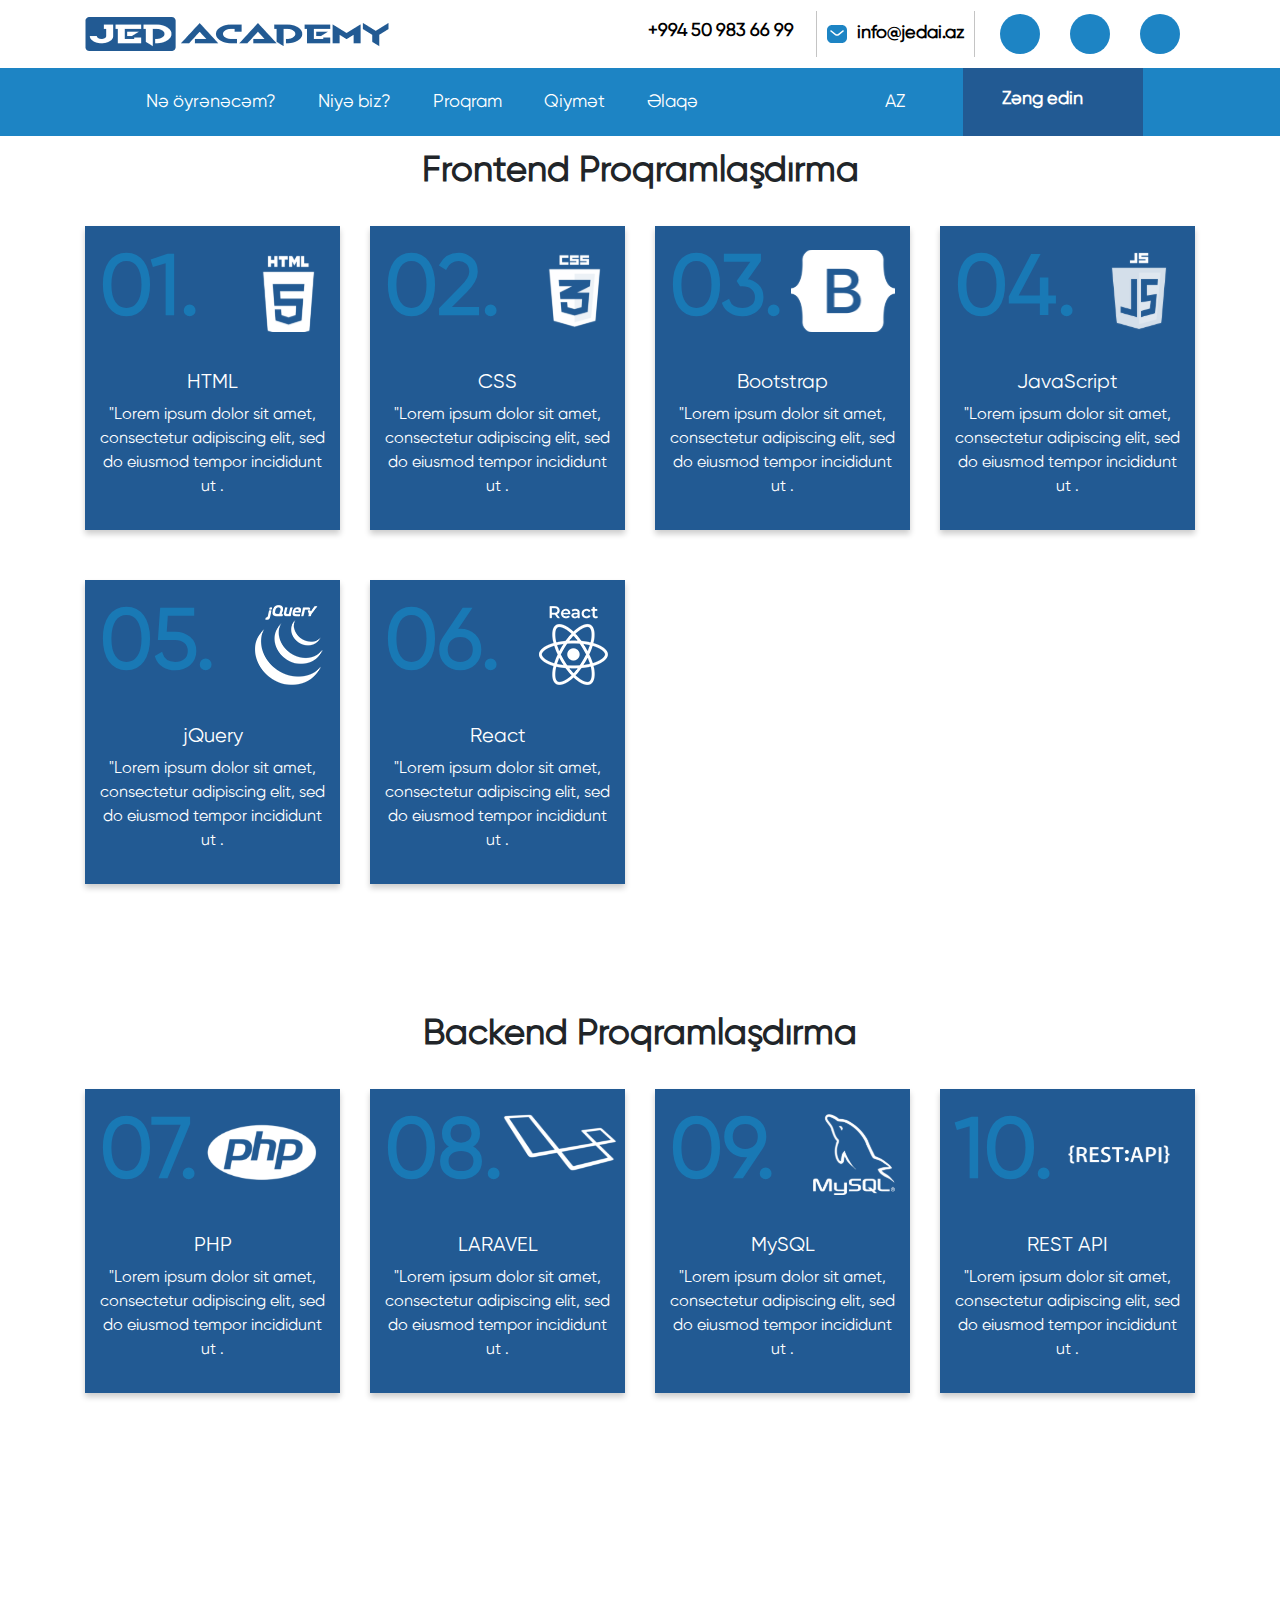
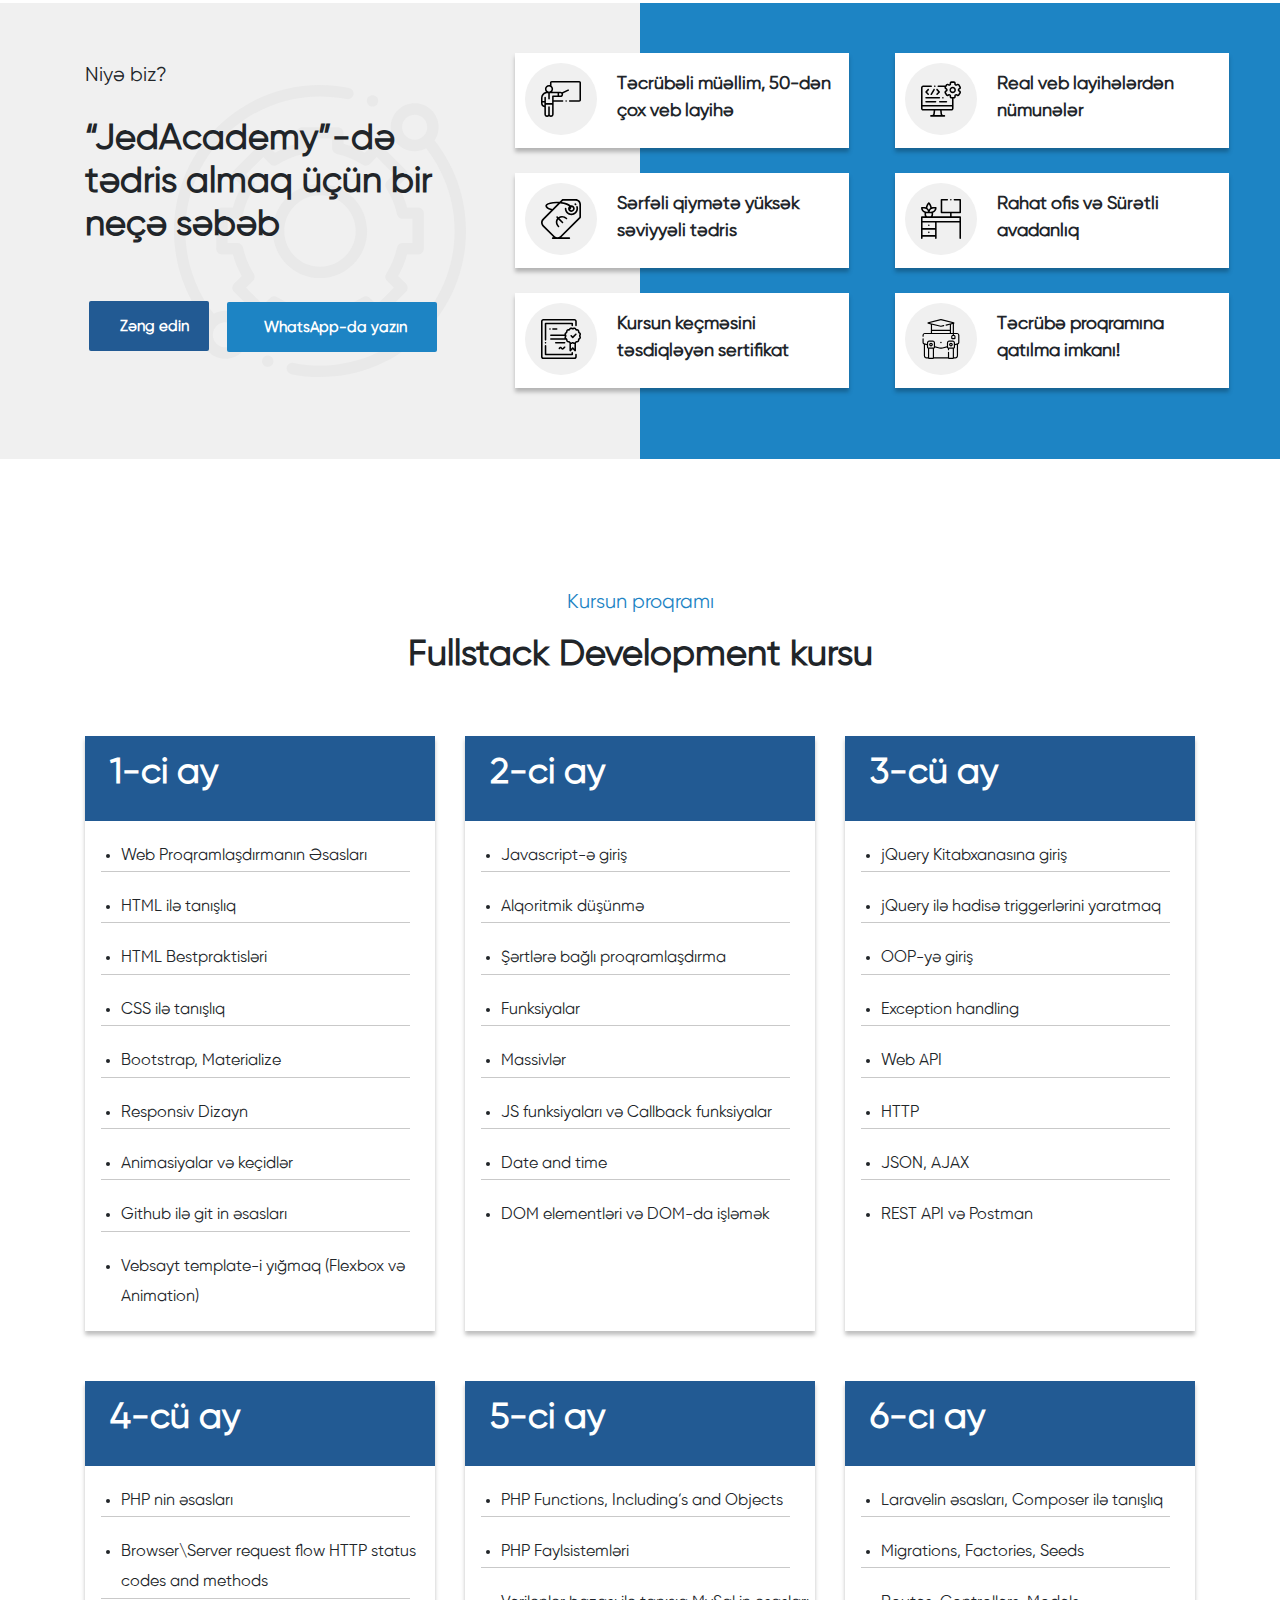
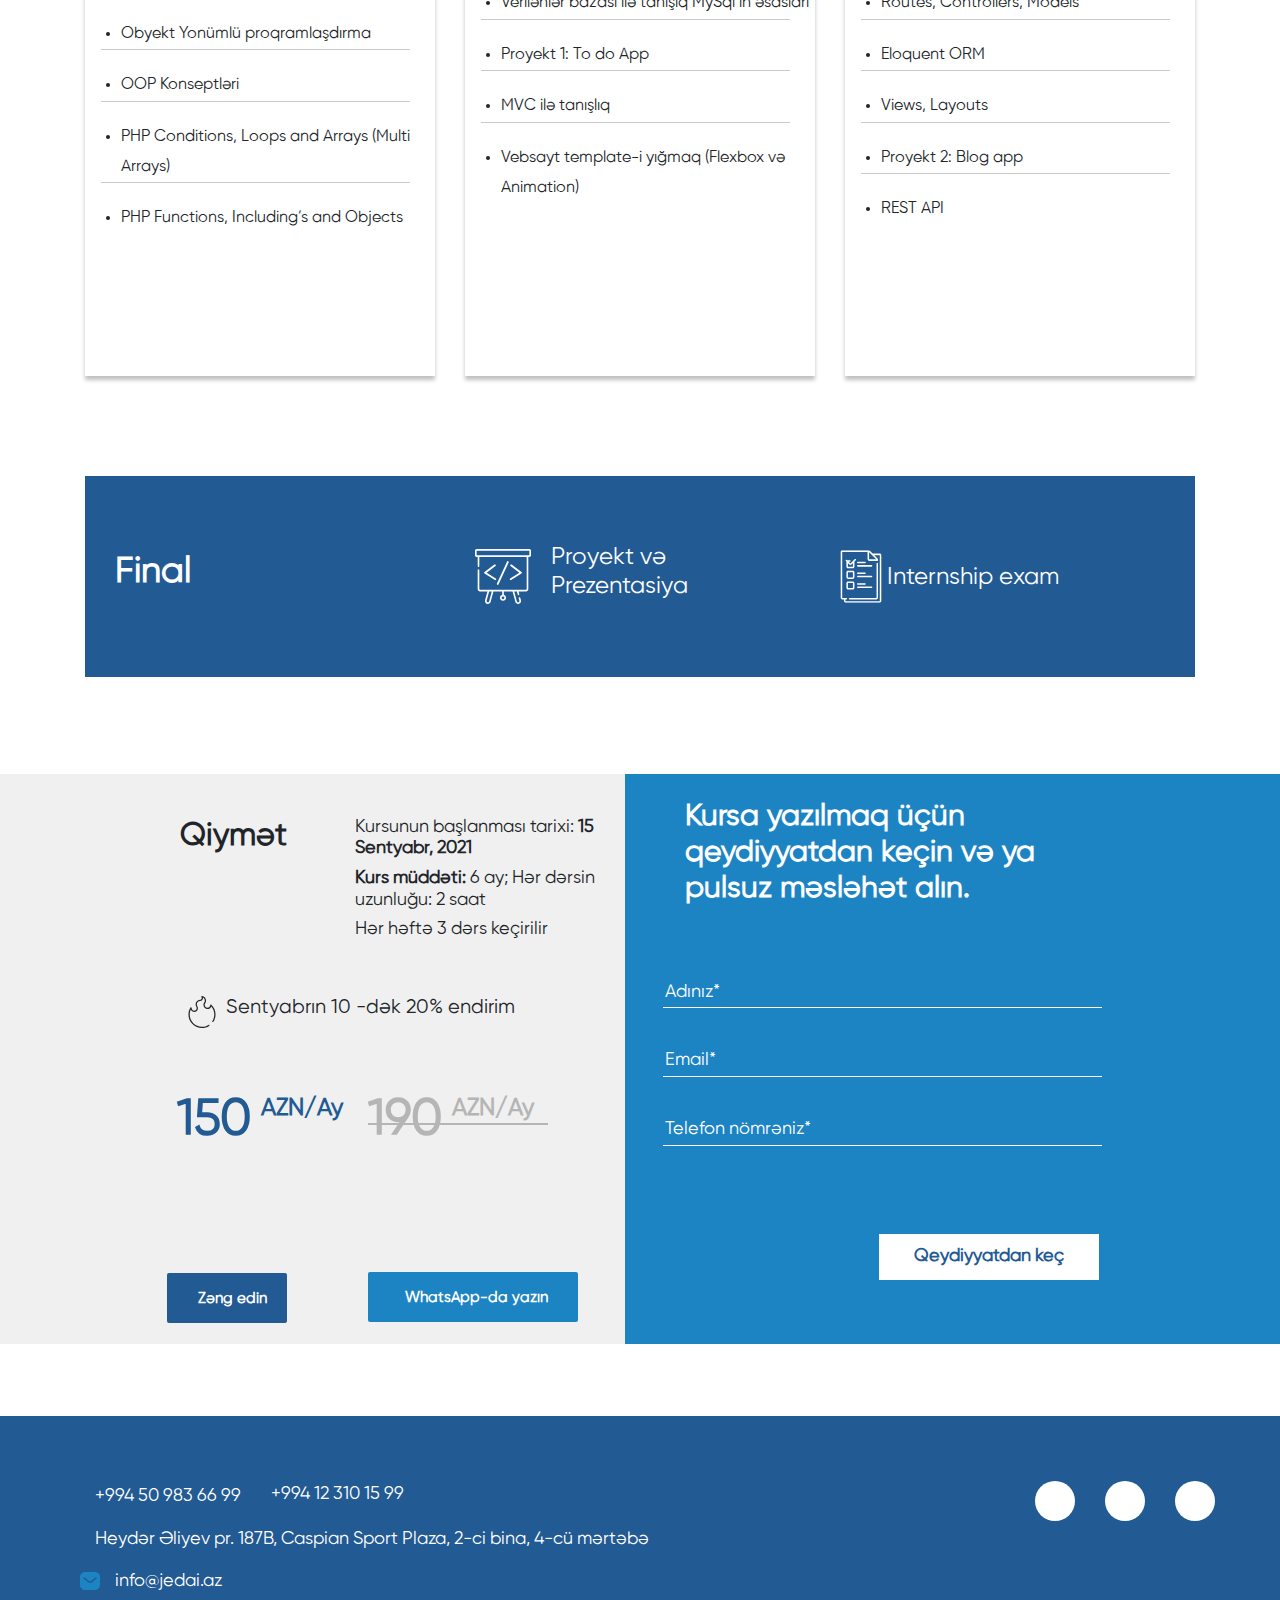
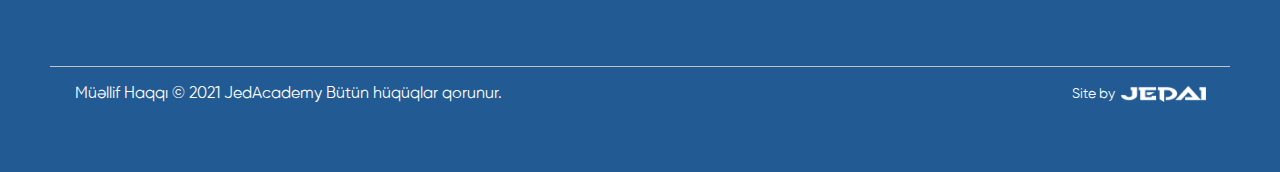
<file: jedAcademy/index.html>
<!DOCTYPE html>
<html lang="en">
<head>
    <meta charset="UTF-8">
    <meta http-equiv="X-UA-Compatible" content="IE=edge">
    <meta name="viewport" content="width=device-width, initial-scale=1.0">
    <title>Document</title>
    <link rel="stylesheet" href="assets/css/style.css">
    <link rel="stylesheet" href="https://maxcdn.bootstrapcdn.com/bootstrap/4.0.0/css/bootstrap.min.css" integrity="sha384-Gn5384xqQ1aoWXA+058RXPxPg6fy4IWvTNh0E263XmFcJlSAwiGgFAW/dAiS6JXm" crossorigin="anonymous" />
   
    
	<link rel="stylesheet" href="assets/owl-carousel/owl.carousel.min.css" media="screen" />
    <link rel="stylesheet" href="assets/owl-carousel/owl.theme.default.min.css" media="screen" />
    <link rel="stylesheet" href="https://pro.fontawesome.com/releases/v5.10.0/css/all.css" integrity="sha384-AYmEC3Yw5cVb3ZcuHtOA93w35dYTsvhLPVnYs9eStHfGJvOvKxVfELGroGkvsg+p" crossorigin="anonymous"/>
   
</head>
<body>


 <div class="header">
    <div class="header-section1 container">
        <div class="header-sec1-image">
            <img src="assets/images/jed-PNG 1.png" alt="">

        </div>
        <div class="header-sec1-info">
            <div class="header-sec1-number">
                <a href="tel:+994 50 983 66 99"><i class="fas fa-phone-alt"></i> <p><b>+994 50 983 66 99</b></p></a>
            </div>

            <div class="header-seperator">
                <div class="seperator-x"></div>
            </div>

            <div class="header-sec1-email">
                <img src="assets/images/Message-top.svg" alt="">
                <a href=""><p><b>info@jedai.az</b></p></a>
            </div>

            <div class="header-seperator">
                <div class="seperator-x"></div>
            </div>
            <div class="header-sec1-social">

                <div class="header-social-icons">
                    <div class="header-icon-bg">
                        <div class="header-icon-main-bg">
                            <i class="fab fa-instagram"></i>
                        </div>
                    </div>
                </div>
                
                <div class="header-social-icons">
                    <div class="header-icon-bg">
                        <div class="header-icon-main-bg">
                            <i class="fab fa-whatsapp"></i>
                        </div>
                    </div>
                </div>
                

                
                <div class="header-social-icons">
                    <div class="header-icon-bg">
                        <div class="header-icon-main-bg">
                            <i class="fab fa-facebook-f"></i>
                        </div>
                    </div>
                </div>
                

            </div>
        </div>
        <div class="openMenu"><i class="fa fa-bars"></i></div>

    </div>

    <div class="header-section2">
        <div class="container nav2-container">
            <div class="navigation-section">
                <div id="mySidenav" class="sidenav">
                    <nav>
                        <ul class="mainMenu">
                            <div class="header-sec1-images">
                                <img src="assets/images/jed-PNG 1.png" alt="">
                            </div>
                            <div class="closeMenu"><i class="fas fa-times"></i></div>
                            <div class="main-inner-menu">
                                <div class="header-sec1-social">
                                    <div class="header-social-icons">
                                        <div class="header-icon-bg-res">
                                            <div class="header-icon-main-bg-res">
                                                <i class="fab fa-instagram"></i>
                                            </div>

                                        </div>
                                    </div>
                                    
                                    <div class="header-social-icons">
                                        <div class="header-icon-bg-res">
                                            <div class="header-icon-main-bg-res">
                                                <i class="fab fa-whatsapp"></i>
                                            </div>
                                        </div>
                                    </div>
                                    
                    
                                    
                                    <div class="header-social-icons">
                                        <div class="header-icon-bg-res">
                                            <div class="header-icon-main-bg-res">
                                                <i class="fab fa-facebook-f"></i>
                                            </div>
                                        </div>
                                    </div>
                                </div>
                                <div class="res-lang-bar">
                                    <span>AZ</span>
                                    <span>EN</span>
                                    <span>RU</span>

                                </div>
                            </div>
                            <div class="res-seperator">
                                <div class="res-seperator-x"></div>
                            </div>
                            <li> <a href="#what-im-gonna-learn">Nə öyrənəcəm?</a> </li>
                            <li> <a href="#why-us">Niyə biz?</a></li>
                            <li> <a href="#study-schedule">Proqram</a></li>
                            <li> <a href="#prices">Qiymət</a></li>
                            <li> <a href="#contact-us">Əlaqə</a></li>

                            <div class="res-seperator">
                                <div class="res-seperator-x"></div>
                            </div>
                            <div class="main-inner-menu-2">
                                <div class="res-numbers">
                                    <div class="header-sec1-number">
                                        <a href="tel:+994 50 983 66 99"><i class="fas fa-phone-alt"></i> <p>+994 50 983 66 99</p></a>
                                    </div>
                                    <div class="header-sec1-email">
                                        <img src="assets/images/Message-res.svg" alt="">
                                        <a href=""><p>info@jedai.az</p></a>
                                    </div>
                                </div>
                            </div>
                        </ul>
                    </nav>
                </div>
            </div>
            <div class="lang-n-call">
                <div class="langbar">
                    <div class="dropdown">
                        <div class="dropbtn">
                            <button class="dropbtn">AZ</button>
                            <i class="fas fa-angle-down down-lang"></i>
                        </div>
                        <div class="dropdown-content">
                        <ul>
                            <li><a href="#">AZ</a></li>
                            <li><a href="#">EN</a></li>
                            <li><a href="#">RU</a></li>
                        </ul>
                        </div>
                    </div>
                </div>
                <div class="call-us">
                        <a href="" class="call-us-btn bg-call-us-btn"><p>Zəng edin <i class="fas fa-arrow-right"></i></p> </a> 
                </div>
            </div>
        </div>
            
    </div>
</div>   -->


<main>

        <!-- Slider -->
    <div class="main-menu">
        <div class="menu-carousel">
            <div class="owl-carousel owl-theme">
                <div class="item">
                  <img src="assets/images/1055-[Converted] 1.png"/>
                  <div class="slider-info">
                      <p>Proqramlaşdırma kursları</p>
                      <h1>JedAcademy</h1>
                      <h1>Proqramlaşdırma kursları</h1>
                        <a href="#prices" class="upper-btn bg-upper-btn">
                            <div class="upper-btn-text"> <p>Əlaqə</p></div>
                        </a>                
                    </div>
                </div>
                <div class="item">
                    <img src="assets/images/1055-[Converted] 1.png"/>
                    <div class="slider-info">
                        <p>Proqramlaşdırma kursları</p>
                        <h1>JedAcademy</h1>
                        <h1>Proqramlaşdırma kursları</h1>
                        <a href="" class="upper-btn bg-upper-btn">
                            <div class="upper-btn-text"><p>Əlaqə</p></div>
                        </a>
                    </div>
                  </div>
                

                  <div class="item">
                    <img src="assets/images/1055-[Converted] 1.png"/>
                    <div class="slider-info">
                        <p>Proqramlaşdırma kursları</p>
                        <h1>JedAcademy</h1>
                        <h1>Proqramlaşdırma kursları</h1>
                        <a href="" class="upper-btn bg-upper-btn">
                            <div class="upper-btn-text"><p>Əlaqə</p></div>
                        </a>
                    </div>
                  </div>

                  <div class="item">
                    <img src="assets/images/1055-[Converted] 1.png"/>
                    <div class="slider-info">
                        <p>Proqramlaşdırma kursları</p>
                        <h1>JedAcademy</h1>
                        <h1>Proqramlaşdırma kursları</h1>
                        <a href="" class="upper-btn bg-upper-btn">
                            <div class="upper-btn-text"><p>Əlaqə</p></div>
                        </a>
                    </div>
                  </div>
            </div>
        </div>
    </div>

    <!-- Slider end -->

    <div class="course-page container" id="what-im-gonna-learn">
        <div class="lessons-page-header">
            <p>Kursda nə öyrənəcəksiniz?</p>
            <h2>Frontend Proqramlaşdırma</h2>
        </div>

        <div class="lessons-body">

            <div class="frontend-lessons row">
                <div class="frontend-article col-lg-3 col-md-6">
                    <div class="frontend-article-body">
                        <div class="article-upper-body">
                            <div class="article-number">
                                01.
                            </div>
                            <div class="article-icon">
                                <img src="assets/images/html.svg" alt="">
                            </div>
                        </div>
                        <div class="article-lower-body">
                            <div class="article-lower-body-header">
                                <h5>HTML</h5>
                            </div>
                            <div class="article-lower-body-text">
                                <p>"Lorem ipsum dolor sit amet, consectetur adipiscing elit, sed do eiusmod tempor incididunt ut .</p>
                            </div>
                        </div>
                    </div>
                </div>
                
                <div class="frontend-article col-lg-3 col-md-6">
                    <div class="frontend-article-body">
                        <div class="article-upper-body">
                            <div class="article-number">
                                02.
                            </div>
                            <div class="article-icon">
                                <img src="assets/images/css.svg" alt="">
                            </div>
                        </div>
                        <div class="article-lower-body">
                            <div class="article-lower-body-header">
                                <h5>CSS</h5>
                            </div>
                            <div class="article-lower-body-text">
                                <p>"Lorem ipsum dolor sit amet, consectetur adipiscing elit, sed do eiusmod tempor incididunt ut .</p>
                            </div>
                        </div>
                    </div>
                </div>
                

                <div class="frontend-article col-lg-3 col-md-6">
                    <div class="frontend-article-body" >
                        <div class="article-upper-body">
                            <div class="article-number">
                                03.
                            </div>
                            <div class="article-icon bootstrap-img-query">
                                <img class="" src="assets/images/Bootstrap_logo 1.svg" alt="">
                            </div>
                        </div>
                        <div class="article-lower-body">
                            <div class="article-lower-body-header ">
                                <h5>Bootstrap</h5>
                            </div>
                            <div class="article-lower-body-text">
                                <p>"Lorem ipsum dolor sit amet, consectetur adipiscing elit, sed do eiusmod tempor incididunt ut .</p>
                            </div>
                        </div>
                    </div>
                </div>
                

                <div class="frontend-article col-lg-3 col-md-6">
                    <div class="frontend-article-body">
                        <div class="article-upper-body">
                            <div class="article-number">
                                04.
                            </div>
                            <div class="article-icon ">
                                <img src="assets/images/java.svg" alt="">
                            </div>
                        </div>
                        <div class="article-lower-body">
                            <div class="article-lower-body-header">
                                <h5>JavaScript</h5>
                            </div>
                            <div class="article-lower-body-text">
                                <p>"Lorem ipsum dolor sit amet, consectetur adipiscing elit, sed do eiusmod tempor incididunt ut .</p>
                            </div>
                        </div>
                    </div>
                </div>

              
                <div class="frontend-article col-lg-3 col-md-6">
                    <div class="frontend-article-body">
                        <div class="article-upper-body">
                            <div class="article-number">
                                05.
                            </div>
                            <div class="article-icon">
                                <img src="assets/images/Jquery.png" alt="">
                            </div>
                        </div>
                        <div class="article-lower-body">
                            <div class="article-lower-body-header">
                                <h5>jQuery</h5>
                            </div>
                            <div class="article-lower-body-text">
                                <p>"Lorem ipsum dolor sit amet, consectetur adipiscing elit, sed do eiusmod tempor incididunt ut .</p>
                            </div>
                        </div>
                    </div>
                </div>

                <div class="frontend-article col-lg-3 col-md-6">
                    <div class="frontend-article-body">
                        <div class="article-upper-body">
                            <div class="article-number">
                                06.
                            </div>
                            <div class="article-icon">
                                <img src="assets/images/react.png" alt="">
                            </div>
                        </div>
                        <div class="article-lower-body">
                            <div class="article-lower-body-header">
                                <h5>React</h5>
                            </div>
                            <div class="article-lower-body-text">
                                <p>"Lorem ipsum dolor sit amet, consectetur adipiscing elit, sed do eiusmod tempor incididunt ut .</p>
                            </div>
                        </div>
                    </div>
                </div>

            </div>
            <br>

            <div class="lessons-page-header">
                <h2>Backend Proqramlaşdırma</h2>
            </div>
            <div class="backend-lessons row">
                <div class="frontend-article col-lg-3 col-md-6">
                    <div class="frontend-article-body">
                        <div class="article-upper-body">
                            <div class="article-number">
                                07.
                            </div>
                            <div class="article-icon article-icon-backend">
                                <img src="assets/images/pngegg-(3).svg" alt="">
                            </div>
                        </div>
                        <div class="article-lower-body">
                            <div class="article-lower-body-header">
                                <h5>PHP</h5>
                            </div>
                            <div class="article-lower-body-text">
                                <p>"Lorem ipsum dolor sit amet, consectetur adipiscing elit, sed do eiusmod tempor incididunt ut .</p>
                            </div>
                        </div>
                    </div>
                </div>
                
                <div class="frontend-article col-lg-3 col-md-6">
                    <div class="frontend-article-body">
                        <div class="article-upper-body">
                            <div class="article-number">
                                08.
                            </div>
                            <div class="article-icon article-icon-backend">
                                <img src="assets/images/pngegg-(4).svg" alt="">
                            </div>
                        </div>
                        <div class="article-lower-body">
                            <div class="article-lower-body-header">
                                <h5>LARAVEL</h5>
                            </div>
                            <div class="article-lower-body-text">
                                <p>"Lorem ipsum dolor sit amet, consectetur adipiscing elit, sed do eiusmod tempor incididunt ut .</p>
                            </div>
                        </div>
                    </div>
                </div>
                

                <div class="frontend-article col-lg-3 col-md-6">
                    <div class="frontend-article-body">
                        <div class="article-upper-body">
                            <div class="article-number">
                                09.
                            </div>
                            <div class="article-icon article-icon-backend">
                                <img src="assets/images/pngegg-(5).svg" alt="">
                            </div>
                        </div>
                        <div class="article-lower-body">
                            <div class="article-lower-body-header">
                                <h5>MySQL</h5>
                            </div>
                            <div class="article-lower-body-text">
                                <p>"Lorem ipsum dolor sit amet, consectetur adipiscing elit, sed do eiusmod tempor incididunt ut .</p>
                            </div>
                        </div>
                    </div>
                </div>
                

                <div class="frontend-article col-lg-3 col-md-6">
                    <div class="frontend-article-body">
                        <div class="article-upper-body">
                            <div class="article-number">
                                10.
                            </div>
                            <div class="article-icon article-icon-backend-rest">
                                <img style="height: 35px;" src="assets/images/68747470733a2f2f6d69726f2e6d656469756d2e636f6d2f6d61782f313430302f312a73504c6f6f574d61673131706a5a6e7a5958495143412e706e67.svg" alt="">
                            </div>
                        </div>
                        <div class="article-lower-body">
                            <div class="article-lower-body-header">
                                <h5>REST API</h5>
                            </div>
                            <div class="article-lower-body-text">
                                <p>"Lorem ipsum dolor sit amet, consectetur adipiscing elit, sed do eiusmod tempor incididunt ut .</p>
                            </div>
                        </div>
                    </div>
                </div>
            </div>
        </div>
        <div id="why-us"></div>
    </div>


    <section class="about-us-section" >
        <div class="about-us-rl-section row">
            <div class="about-us-left-section col-lg-6 col-md-12"></div>
            <div class="about-us-right-section col-lg-6 col-md-12"></div>
        </div>
       <div class="about-us-x">
            <div class="container about-us-container ">
                <div class="row about-us-section-row">
                    <div class=" about-col-centered col-lg-4 col-md-6">
                        <div class="about-us-text-1-headers">
                            <p>Niyə biz?</p>
                            <h3>“JedAcademy”-də tədris almaq üçün bir neçə səbəb</h3>
                        </div>
                        <div class="about-us-call  prices-call-section">
                            <div class="call-button-phone">
                                <div class="main-call-button">
                                    <a href="" class="about-us-upper-btn-1 bg-upper-btn">
                                        <div class="upper-btn-text"><p><i class="fas fa-phone-alt header-number"></i>Zəng edin</p></div>
                                    </a>  
                                </div>
                            </div>
                            
                            <div class="call-button-wp">
                                <div class="main-call-button">
                                    <a href="" class="about-us-upper-btn-2 bg-upper-btn">
                                        <div class="upper-btn-text"><p><i class="fab fa-whatsapp" aria-hidden="true"></i>WhatsApp-da yazın</p></div>
                                    </a> 
                                </div>
                            </div>
                
                        </div>
                    </div>
                    <div class="col-lg-8 ">
                        <div class="row benefits-row">
                            <div class="about-col-centered col-lg-6 col-md-6">
                                <div class="about-us-text-column">
                                    <div class="about-us-text-image">
                                        <div class="about-us-main-text-image">
                                            <img src="assets/images/school 1.svg" alt="">
                                        </div>
                                    </div>
                                    <div class="about-us-inner-text">
                                        <p><b> Təcrübəli müəllim, 
                                            50-dən çox veb layihə
                                            </b></p>
                                    </div>
                                </div>
                            </div>
                            <div class="about-col-centered col-lg-6 col-md-6">
                                <div class="about-us-text-column">
                                    <div class="about-us-text-image">
                                        <div class="about-us-main-text-image">
                                            <img src="assets/images/software-developer.svg" alt="">
                                        </div>
                                    </div>
                                    <div class="about-us-inner-text">
                                        <p><b> Real veb layihələrdən nümunələr</b></p>
                                    </div>
                                </div>
                            </div>
                            <div class="about-col-centered col-lg-6 col-md-6">
                                <div class="about-us-text-column">
                                    <div class="about-us-text-image">
                                        <div class="about-us-main-text-image">
                                            <img src="assets/images/price-tag 1.svg" alt="">
                                        </div>
                                    </div>
                                    <div class="about-us-inner-text">
                                        <p><b> Sərfəli qiymətə yüksək səviyyəli tədris</b></p>
                                    </div>
                                </div>
                            </div>
                            <div class="about-col-centered col-lg-6 col-md-6">
                                <div class="about-us-text-column">
                                    <div class="about-us-text-image">
                                        <div class="about-us-main-text-image">
                                            <img src="assets/images/work-space.svg" alt="">
                                        </div>
                                    </div>
                                    <div class="about-us-inner-text">
                                        <p><b> Rahat ofis və 
                                            Sürətli avadanlıq
                                            </b></p>
                                    </div>
                                </div>
                            </div>
                            <div class="about-col-centered col-lg-6 col-md-6">
                                <div class="about-us-text-column">
                                    <div class="about-us-text-image">
                                        <div class="about-us-main-text-image">
                                            <img src="assets/images/certificate.svg" alt="">
                                        </div>
                                    </div>
                                    <div class="about-us-inner-text">
                                        <p><b> Kursun keçməsini təsdiqləyən sertifikat</b></p>
                                    </div>
                                </div>
                            </div>
                            <div class="about-col-centered col-lg-6 col-md-6">
                                <div class="about-us-text-column">
                                    <div class="about-us-text-image">
                                        <div class="about-us-main-text-image">
                                            <img src="assets/images/Group.svg" alt="">
                                        </div>
                                    </div>
                                    <div class="about-us-inner-text">
                                        <p><b> Təcrübə proqramına qatılma imkanı!</b></p>
                                    </div>
                                </div>
                            </div>
                        </div>
                    </div>
                </div>
            </div>
       </div>
       
    </section>
    <br>
    <section class="course-program" id="study-schedule">
        <div class="lessons-page-header">
            <p>Kursun proqramı</p>
            <h2>Fullstack Development kursu</h2>
        </div>
        <div class="main-schedule container">
            <div class="main-schedule-row-1 row">
                        <div class="col-lg-4 col-md-6 schedule-table-res">
                    <div class="schedule-table">
                        <div class="schedule-table-header"> 
                            <h2>1-ci ay</h2>
                        </div>
                        <div class="schedule-table-body">
                            <ul>
                                <li>Web Proqramlaşdırmanın Əsasları</li>
                                <div class="mr-seperator">
									<div class="main-seperator"></div>
								</div>
                                <li>HTML ilə tanışlıq</li>
                                <div class="mr-seperator">
									<div class="main-seperator"></div>
								</div>
                                <li>HTML Bestpraktisləri</li>
                                <div class="mr-seperator">
									<div class="main-seperator"></div>
								</div>
                                <li>CSS ilə tanışlıq</li>
                                <div class="mr-seperator">
									<div class="main-seperator"></div>
								</div>
                                <li>Bootstrap, Materialize</li>
                                <div class="mr-seperator">
									<div class="main-seperator"></div>
								</div>
                                <li>Responsiv Dizayn</li>
                                <div class="mr-seperator">
									<div class="main-seperator"></div>
								</div>
                                <li>Animasiyalar və keçidlər</li>
                                <div class="mr-seperator">
									<div class="main-seperator"></div>
								</div>
                                <li>Github ilə git in əsasları</li>
                                <div class="mr-seperator">
									<div class="main-seperator"></div>
								</div>
                                
                                <li>Vebsayt template-i yığmaq (Flexbox və Animation)</li>
                               
                            </ul>
                        </div>
                    </div>
                </div>
                <div class="col-lg-4 col-md-6 schedule-table-res">
                    <div class="schedule-table">
                        <div class="schedule-table-header"> 
                            <h2>2-ci ay</h2>
                        </div>
                        <div class="schedule-table-body">
                            <ul>
                                <li>Javascript-ə giriş</li>
                                <div class="mr-seperator">
									<div class="main-seperator"></div>
								</div>
                                <li>Alqoritmik düşünmə</li>
                                <div class="mr-seperator">
									<div class="main-seperator"></div>
								</div>
                                <li>Şərtlərə bağlı proqramlaşdırma</li>
                                <div class="mr-seperator">
									<div class="main-seperator"></div>
								</div>
                                <li>Funksiyalar</li>
                                <div class="mr-seperator">
									<div class="main-seperator"></div>
								</div>
                                <li>Massivlər</li>
                                <div class="mr-seperator">
									<div class="main-seperator"></div>
								</div>
                                <li>JS funksiyaları və Callback funksiyalar</li>
                                <div class="mr-seperator">
									<div class="main-seperator"></div>
								</div>
                                <li>Date and time</li>
                                <div class="mr-seperator">
									<div class="main-seperator"></div>
								</div>
                                <li>DOM elementləri və DOM-da işləmək</li>
                               
                            </ul>
                        </div>
                    </div>
                </div>

                <div class="col-lg-4 col-md-6 schedule-table-res">
                    <div class="schedule-table">
                        <div class="schedule-table-header"> 
                            <h2>3-cü ay</h2>
                        </div>
                        <div class="schedule-table-body">
                            <ul>
                                <li> jQuery Kitabxanasına giriş</li>
                                <div class="mr-seperator">
									<div class="main-seperator"></div>
								</div>
                                <li>jQuery ilə hadisə triggerlərini yaratmaq</li>
                                <div class="mr-seperator">
									<div class="main-seperator"></div>
								</div>
                                <li>OOP-yə giriş</li>
                                <div class="mr-seperator">
									<div class="main-seperator"></div>
								</div>
                                <li>Exception handling</li>
                                <div class="mr-seperator">
									<div class="main-seperator"></div>
								</div>
                                <li>Web API</li>
                                <div class="mr-seperator">
									<div class="main-seperator"></div>
								</div>
                                <li>HTTP</li>
                                <div class="mr-seperator">
									<div class="main-seperator"></div>
								</div>
                                <li>JSON, AJAX</li>
                                <div class="mr-seperator">
									<div class="main-seperator"></div>
								</div>
                                <li>REST API və Postman</li>
                            </ul>
                        </div>
                    </div>
                </div>

                <div class="col-lg-4 col-md-6 schedule-table-res">
                    <div class="schedule-table">
                        <div class="schedule-table-header"> 
                            <h2>4-cü ay</h2>
                        </div>
                        <div class="schedule-table-body">
                            <ul>
                                <li>PHP nin əsasları</li>
                                <div class="mr-seperator">
									<div class="main-seperator"></div>
								</div>
                                <li>Browser\Server request flow HTTP status codes and methods</li>
                                <div class="mr-seperator">
									<div class="main-seperator"></div>
								</div>
                                <li>Obyekt Yonümlü proqramlaşdırma</li>
                                <div class="mr-seperator">
									<div class="main-seperator"></div>
								</div>
                                <li>OOP Konseptləri</li>
                                <div class="mr-seperator">
									<div class="main-seperator"></div>
								</div>
                                <li>PHP Conditions, Loops and Arrays (Multi Arrays)</li>
                                <div class="mr-seperator">
									<div class="main-seperator"></div>
								</div>
                                <li>PHP Functions, Including’s and Objects</li>
                            </ul>
                        </div>
                    </div>
                </div>

                <div class="col-lg-4 col-md-6 schedule-table-res">
                    <div class="schedule-table">
                        <div class="schedule-table-header"> 
                            <h2>5-ci ay</h2>
                        </div>
                        <div class="schedule-table-body">
                            <ul>
                                <li>PHP Functions, Including’s and Objects</li>
                                <div class="mr-seperator">
									<div class="main-seperator"></div>
								</div>
                                <li>PHP Faylsistemləri</li>
                                <div class="mr-seperator">
									<div class="main-seperator"></div>
								</div>
                                <li>Verilənlər bazası ilə tanışıq MySql in əsasları</li>
                                <div class="mr-seperator">
									<div class="main-seperator"></div>
								</div>
                                <li>Proyekt 1: To do App</li>
                                <div class="mr-seperator">
									<div class="main-seperator"></div>
								</div>
                                <li>MVC ilə tanışlıq</li>
                                <div class="mr-seperator">
									<div class="main-seperator"></div>
								</div>
                                <li>Vebsayt template-i yığmaq (Flexbox və Animation)</li>
                            </ul>
                        </div>
                    </div>
                </div>

                <div class="col-lg-4 col-md-6 schedule-table-res">
                    <div class="schedule-table">
                        <div class="schedule-table-header"> 
                            <h2>6-cı ay</h2>
                        </div>
                        <div class="schedule-table-body">
                            <ul>
                                <li>Laravelin əsasları, Composer ilə tanışlıq</li>
                                <div class="mr-seperator">
									<div class="main-seperator"></div>
								</div>
                                <li>Migrations, Factories, Seeds</li>
                                <div class="mr-seperator">
									<div class="main-seperator"></div>
								</div>
                                <li>Routes, Controllers, Models</li>
                                <div class="mr-seperator">
									<div class="main-seperator"></div>
								</div>
                                <li>Eloquent ORM</li>
                                <div class="mr-seperator">
									<div class="main-seperator"></div>
								</div>
                                <li>Views, Layouts</li>
                                <div class="mr-seperator">
									<div class="main-seperator"></div>
								</div>
                                <li>Proyekt 2: Blog app</li>
                                <div class="mr-seperator">
									<div class="main-seperator"></div>
								</div>
                                <li>REST API</li>
                            </ul>
                        </div>
                    </div>
                </div>
            </div>
        </div>
        <div class="course-final container">
            <div class="main-course col-lg-12 row">
                <div class="course-final-info-1 col-lg-4">
                    <h2>Final</h2>
                </div>
    
                <div class="course-final-info-2 col-lg-4">
                    <img src="assets/images/presentation 1.svg" alt="">
                    <h4> Proyekt və Prezentasiya</h4>
                </div>
    
                <div class="course-final-info-3 col-lg-4">
                    <img src="assets/images/exam 1.svg" alt="">
                    <h4>Internship exam</h4>
                </div>
            </div>
          
        </div>
    </section>

    <br>
    <br>
    <br>

    <section class="contact" id="contact-us">
        <div class="bg row">
            <div class="bg-1">

            </div>
            <div class="bg-2">
        
            </div>
        </div>
        <div class="container">
            <div class="row col-lg-12">
                <div class="prices-main col-lg-6">
                    <div class="prices-header">
                        <div class="prices-header-left-side"> 
                            <h2><b>Qiymət</b></h2>
                        </div>
                        <div class="prices-header-right-side">
                            <h5>Kursunun başlanması tarixi: <b>15 Sentyabr, 2021 </b></h5>
                            <h5><b>Kurs müddəti:</b> 6 ay; Hər dərsin uzunluğu: 2 saat</h5>
                            <h5>Hər həftə 3 dərs keçirilir</h5>
                        </div>
                    </div>
                    <div class="prices-sale-mid">
                        <img src="assets/images/XMLID_4287_.svg" alt="">
                        <h5>Sentyabrın 10 -dək 20% endirim</h5>
                    </div>
                    <div class="prices-discount">
                        <div class="prices-alt-discount-1">
                            <h2>150</h2>
                            <p>AZN/Ay</p>
                        </div>
    
                        <div class="prices-alt-discount-2">
                            <h2>190</h2>
                            <p>AZN/Ay</p>
                            <div class="discount-breaker">
    
                            </div>
                        </div>
                    </div>
                    <div class="about-us-call  prices-call-section">
                        <div class="call-button-wp">
                            <div class="main-call-button">
                                <a href="" class="about-us-upper-btn-1 bg-upper-btn">
                                    <div class="upper-btn-text"><p><i class="fas fa-phone header-number"></i>Zəng edin</p></div>
                                </a>  
                            </div>
                        </div>
                        
                        <div class="call-button-wp">
                            <div class="main-call-button">
                                <a href="" class="about-us-upper-btn-2 bg-upper-btn">
                                    <div class="upper-btn-text"><p><i class="fab fa-whatsapp" aria-hidden="true"></i>WhatsApp-da yazın</p></div>
                                </a> 
                            </div>
                        </div>
                        
                    </div>
                </div>

                <div class="prices-form col-lg-6">
                    <div class="form-header">
                        <h3>Kursa yazılmaq üçün qeydiyyatdan keçin və ya pulsuz məsləhət alın.</h3>
                    </div>
                    <form action="{{route('send.email')}}" method="POST" enctype="multipart/form-data">
                        <div class="prices-main-form">
                            <input type="text" id="form-name" name="name" placeholder="Adınız*">
                            <div class="form-typo">
                            </div>
    
                            <input type="text" id="form-email" name="email" placeholder="Email*">
                            <div class="form-typo">
                            </div>
    
                            <input type="text" id="form-phone-numb" name="tel" placeholder="Telefon nömrəniz*">
    
                            <div class="form-typo">
    
                            </div>
                        </div>
                        <div class="reg-slide">
                            <button class="registration-upper-btn bg-upper-btn" type="submit">
                                <div class="upper-btn-text"><p>Qeydiyyatdan keç</p></div>
                            </button>
                        </div>
                        
                    </form>
                </div>
            </div>
        </div>
    </section>
  
    <br>
    <br>
    <br>
    <footer>
        <div class="main-footer">
            <div class="footer-part-1">
                <div class="footer-info">
                    <div class="footer-tel-numb">
                         <span><i class="fas fa-phone-alt"></i><a href="tel:+994 50 983 66 99">+994 50 983 66 99</a></span> <span class="footer-fix-pan"> <a href="tel:+994 12 310 15 99">+994 12 310 15 99</a> </span>
                    </div>
                    <div class="footer-address-info">
                        <i class="fas fa-map-marker-alt"></i> <span>Heydər Əliyev pr. 187B, Caspian Sport Plaza, 2-ci bina, 4-cü mərtəbə</span>
                    </div>
                    <div class="footer-email-info">
                        <img src="assets/images/Message.svg" alt=""> <span>info@jedai.az</span>
                    </div>
                </div>
                <div class="footer-social">

                    <div class="header-social-icons">
                        <a href="https://www.instagram.com/jedai.az/">
                            <div class="footer-icon-bg">
                                <div class="footer-icon-main-bg">
                                    <i class="fab fa-instagram"></i>
                                </div>
                            </div>
                        </a>
                        
                    </div>
                    
                    <div class="header-social-icons">
                        <a href="https://wa.me/994709836699">
                            <div class="footer-icon-bg">
                                <div class="footer-icon-main-bg">
                                    <i class="fab fa-whatsapp"></i>
                                </div>
                            </div>
                        </a>
                        
                    </div>
                    
    
                    
                    <div class="header-social-icons">
                        <a href="https://www.facebook.com/jedai.az">
                            <div class="footer-icon-bg">
                                <div class="footer-icon-main-bg">
                                    <i class="fab fa-facebook-f"></i>
                                </div>
                            </div>
                        </a>
                        
                    </div>
                    
    
                </div>
            </div>
            <div class="footer-seperator"></div>
            <div class="madeby-section">
                <div class="made-by-inner-section">
					<div class="privacy-policy-box">
						<p>Müəllif Haqqı © 2021 JedAcademy Bütün hüqüqlar qorunur.
                        </p>
					</div>
					<div class="madeByLogo">
						<a target="blank" href="https://jedai.az/az/saytlarin-hazirlanmasi"><span>Site by</span><img src="assets/images/jedai.png" alt=""></a>
					</div>
				</div>
            </div>

        </div>
    </footer>
</main>

<script src="https://code.jquery.com/jquery-3.2.1.slim.min.js" integrity="sha384-KJ3o2DKtIkvYIK3UENzmM7KCkRr/rE9/Qpg6aAZGJwFDMVNA/GpGFF93hXpG5KkN" crossorigin="anonymous"></script>
<script src="https://cdnjs.cloudflare.com/ajax/libs/popper.js/1.12.9/umd/popper.min.js" integrity="sha384-ApNbgh9B+Y1QKtv3Rn7W3mgPxhU9K/ScQsAP7hUibX39j7fakFPskvXusvfa0b4Q" crossorigin="anonymous"></script>
<script src="https://maxcdn.bootstrapcdn.com/bootstrap/4.0.0/js/bootstrap.min.js" integrity="sha384-JZR6Spejh4U02d8jOt6vLEHfe/JQGiRRSQQxSfFWpi1MquVdAyjUar5+76PVCmYl" crossorigin="anonymous"></script>
<script src="assets/owl-carousel/owl.carousel.min.js"></script>
<script src="assets/js/navbar.js"></script>


<script src="assets/test/slide-nav-master/dist/slideNav.min.js" type="text/javascript"></script>

<script>
    window.slide = new SlideNav({
    changeHash: true    
    });
</script>

<script>
    $('.owl-carousel').owlCarousel({
      loop:true,
      autoplay:true,
      margin:10,
      nav:true,
      navText:["<div class='nav-btn prev-slide'>","<div class='nav-btn next-slide'></div>"],
      responsive: {
          0:{
              items: 1
          },
          600:{
              items: 1
          },
          1000:{
              items: 1
          }
      }
  });
</script>

</body>
</html>
</file>
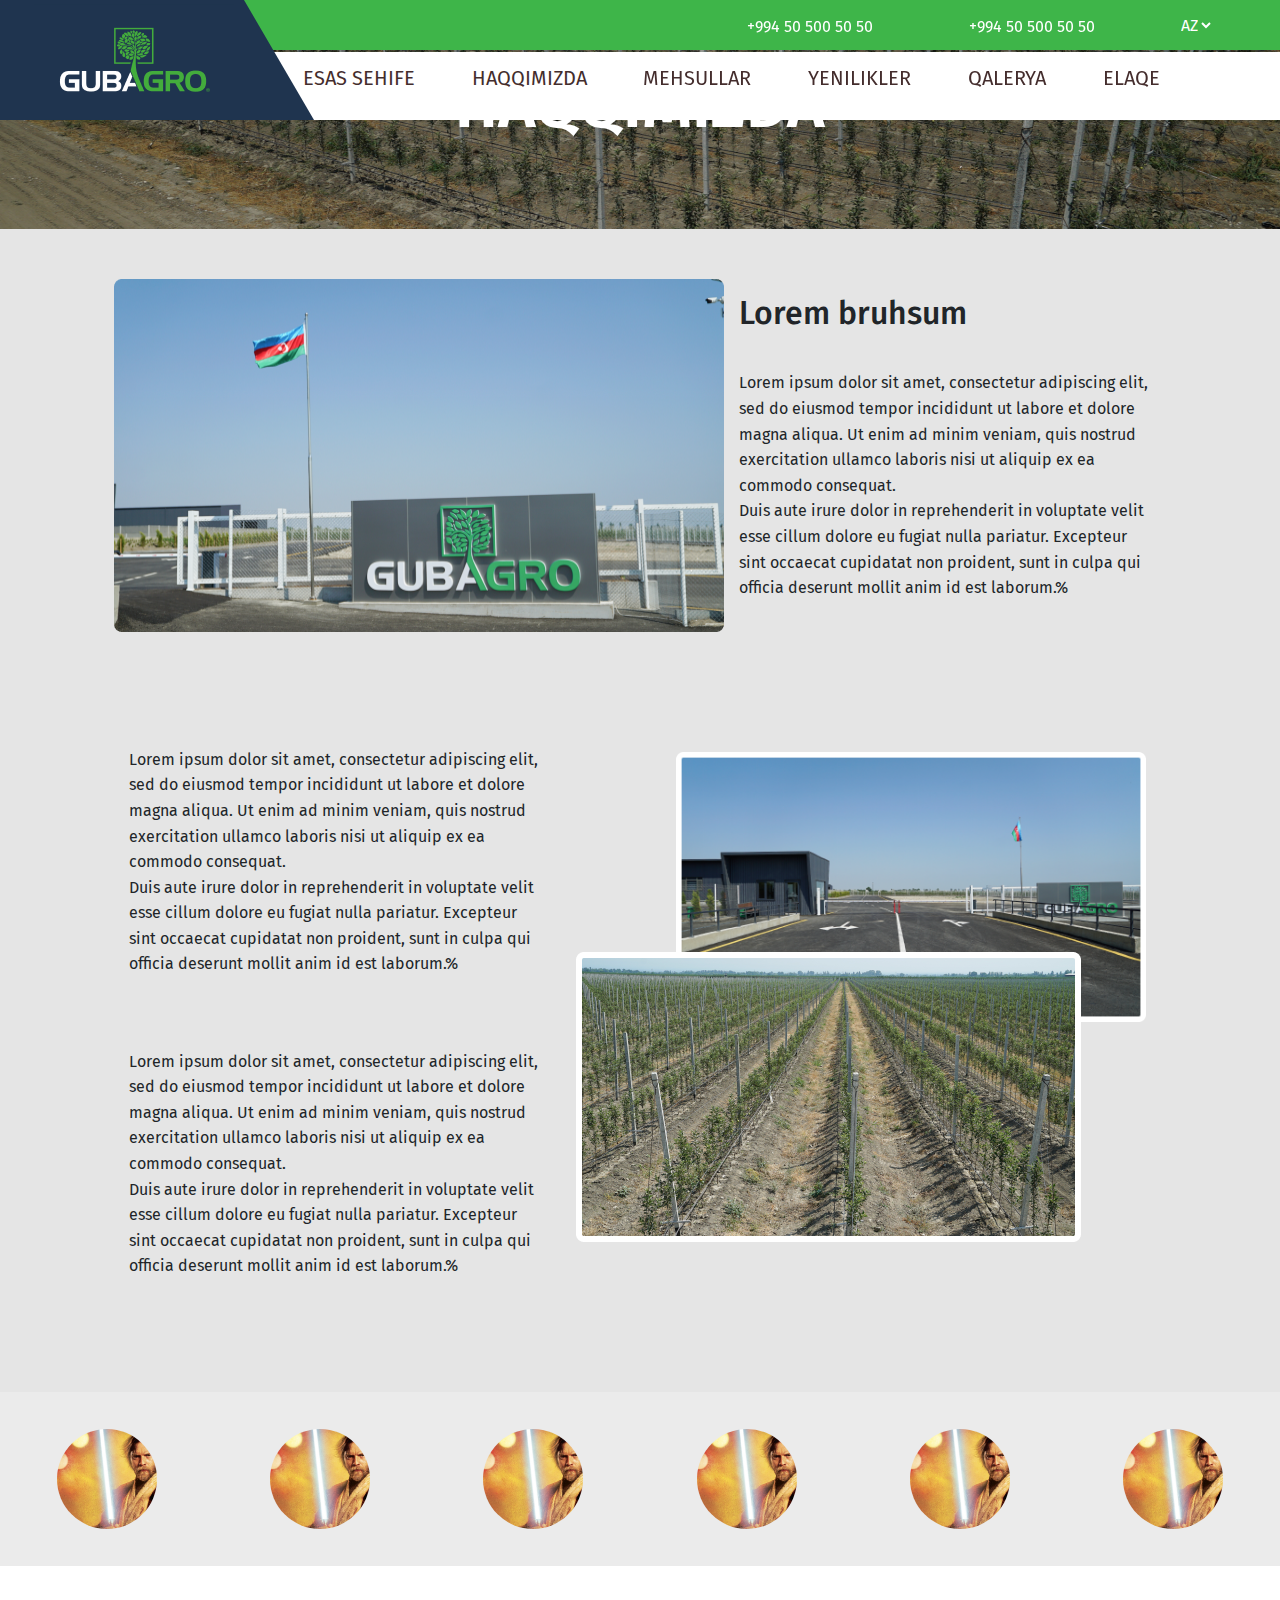
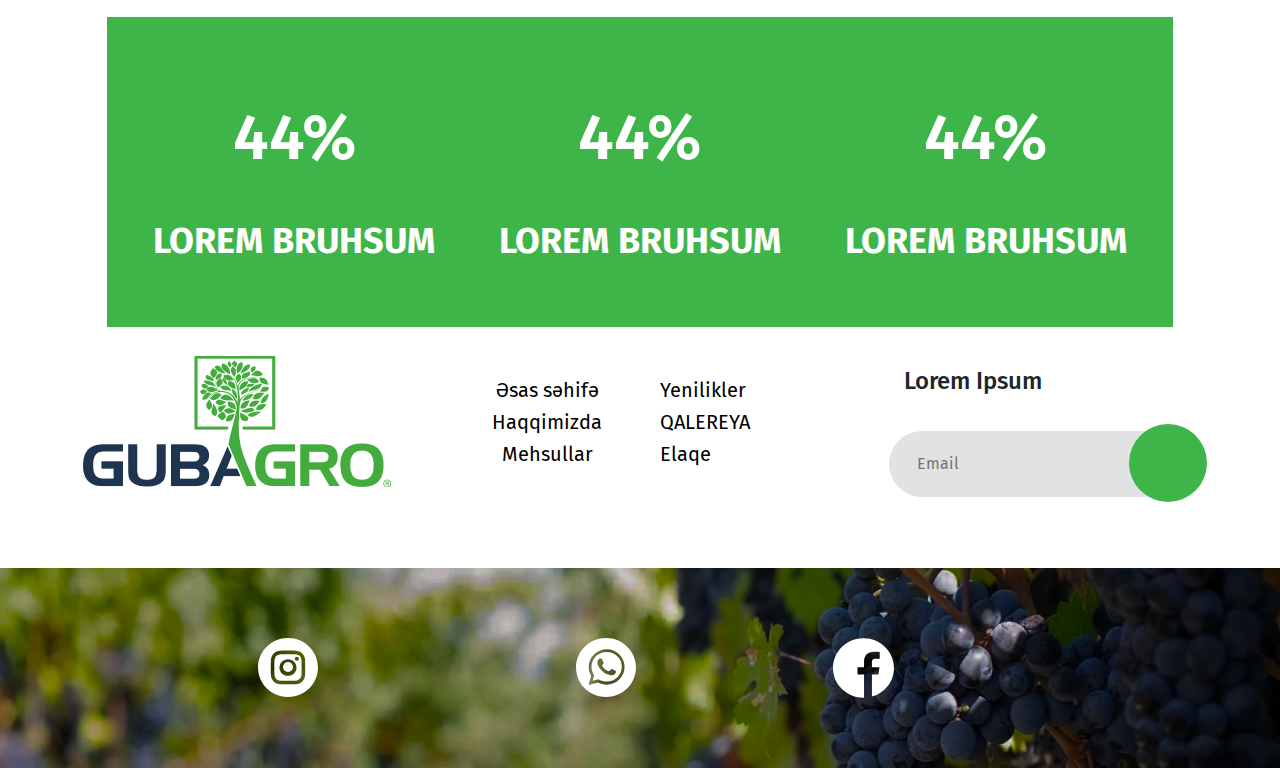
<file: qubaagro/assets/front/about_us.html>
<!DOCTYPE html>
<html lang="en">
<head>
    <meta charset="UTF-8">
    <meta http-equiv="X-UA-Compatible" content="IE=edge">
    <meta name="viewport" content="width=device-width, initial-scale=1.0">
    <link rel="stylesheet" href="../css/main.css">
    <link rel="stylesheet" href="https://maxcdn.bootstrapcdn.com/bootstrap/4.0.0/css/bootstrap.min.css" integrity="sha384-Gn5384xqQ1aoWXA+058RXPxPg6fy4IWvTNh0E263XmFcJlSAwiGgFAW/dAiS6JXm" crossorigin="anonymous">
    <link rel="stylesheet" href="https://pro.fontawesome.com/releases/v5.10.0/css/all.css" integrity="sha384-AYmEC3Yw5cVb3ZcuHtOA93w35dYTsvhLPVnYs9eStHfGJvOvKxVfELGroGkvsg+p" crossorigin="anonymous"/>
    <link href="https://fonts.googleapis.com/css?family=Fira+Sans" rel="stylesheet">
    <link rel="preconnect" href="https://fonts.googleapis.com">
    <link rel="preconnect" href="https://fonts.gstatic.com" crossorigin>
    <link href="https://fonts.googleapis.com/css2?family=Fira+Sans&display=swap" rel="stylesheet">

</head>
    <title>Document</title>
</head>
<body>
<header>
    <div class="top-line">

        <div class="x-navbar">
            <div class="banner">
                <img src="../images/logo fon 1.png" alt="">
            </div>
        </div>
        <div class="nav-con">
            <div class="contact-info">
                <div class="phone-numb">
                    <a href=""><p>+994 50 500 50 50</p></a> 
                    <a href=""><p>+994 50 500 50 50</p></a>
                    <select name="AZ" id=""><option value="AZ">AZ</option></select>
                </div>
            </div>
            <nav>
                <div class="openMenu"><i class="fa fa-bars"></i></div>
                <ul class="mainMenu">
                    <li>
                        <a href="../../index.html">Esas sehife</a>
                    </li>
                    <li>
                        <a href="about_us.html">Haqqimizda</a>
                    </li>
                    <li>
                        <a href="products.html">Mehsullar</a>
                    </li>
                    <li>
                        <a href="new-things.html">Yenilikler</a>
                    </li>
                    <li>
                        <a href="gallery.html">Qalerya</a>
                    </li>
                    <li>
                        <a href="contact.html">Elaqe</a>
                    </li>
                    <div class="closeMenu"><i class="fa fa-times"></i></div>
                    <span class="icons">
                        <i class="fab fa-facebook"></i>
                        <i class="fab fa-instagram"></i>
                        <i class="fab fa-twitter"></i>
                        <i class="fab fa-github"></i>
                    </span>
                </ul>
            </nav>
        </div>
    </div>

</header>

<main>

    <div class="page-center">

        <div class="about-us-main">
            <div class="about-us-header-image">
                <img src="../images/Rectangle 24.png" alt="">
                <div class="about-us-header">
                    <p>HAQQIMIZDA</p>
                </div>
            </div>
            <div class="about-us-main-text">
                <div class="text-n-image">
                    <img src="../images/Rectangle 25.png" alt="">
                    <div class="tni-textbase">
                        <h2>Lorem bruhsum</h2>
                        <p>Lorem ipsum dolor sit amet, consectetur adipiscing elit, sed do eiusmod tempor incididunt ut labore et dolore magna aliqua. Ut enim ad minim veniam, quis nostrud exercitation ullamco 
                            laboris nisi ut aliquip ex ea commodo consequat. 
                            <br>
                            Duis aute irure dolor in reprehenderit in voluptate velit esse cillum dolore eu fugiat nulla pariatur. Excepteur sint occaecat cupidatat non proident, sunt in culpa qui officia deserunt mollit anim id est laborum.%
                        </p>
                    </div>
                </div>
                <div class="text-n-image-2">
                    <div class="tni-textbase">
                        <p>Lorem ipsum dolor sit amet, consectetur adipiscing elit, sed do eiusmod tempor incididunt ut labore et dolore magna aliqua. Ut enim ad minim veniam, quis nostrud exercitation ullamco 
                            laboris nisi ut aliquip ex ea commodo consequat. 
                            <br>
                            Duis aute irure dolor in reprehenderit in voluptate velit esse cillum dolore eu fugiat nulla pariatur. Excepteur sint occaecat cupidatat non proident, sunt in culpa qui officia deserunt mollit anim id est laborum.%
                        </p>
                        <br>
                        <p>Lorem ipsum dolor sit amet, consectetur adipiscing elit, sed do eiusmod tempor incididunt ut labore et dolore magna aliqua. Ut enim ad minim veniam, quis nostrud exercitation ullamco 
                            laboris nisi ut aliquip ex ea commodo consequat. 
                            <br>
                            Duis aute irure dolor in reprehenderit in voluptate velit esse cillum dolore eu fugiat nulla pariatur. Excepteur sint occaecat cupidatat non proident, sunt in culpa qui officia deserunt mollit anim id est laborum.%
                        </p>
                    </div>
                    <div class="double">
                            <img style="margin-left: 100px;" src="../images/Rectangle 28.png" alt="">
                            <img  style="margin-top: -70px; margin-right: 100px; height: 290px; width: 505px;" src="../images/Rectangle 27.png" alt="">

                        <div class="double-image-2">
                        </div>
    
                    </div>

                </div>
            </div>
            <div class="partners">
                <div class="main-circle-partners">
                    <div class="partner-image">
                        <img src="../images/star-wars-obi-wan-kenobi-set-photos-1.jpg" alt="">
                    </div>
                </div>
                <div class="main-circle-partners">
                    <div class="partner-image">
                        <img src="../images/star-wars-obi-wan-kenobi-set-photos-1.jpg" alt="">
                    </div>
                </div>
                <div class="main-circle-partners">
                    <div class="partner-image">
                        <img src="../images/star-wars-obi-wan-kenobi-set-photos-1.jpg" alt="">
                    </div>
                </div>
                <div class="main-circle-partners">
                    <div class="partner-image">
                        <img src="../images/star-wars-obi-wan-kenobi-set-photos-1.jpg" alt="">
                    </div>
                </div>
                <div class="main-circle-partners">
                    <div class="partner-image">
                        <img src="../images/star-wars-obi-wan-kenobi-set-photos-1.jpg" alt="">
                    </div>
                </div>
                <div class="main-circle-partners">
                    <div class="partner-image">
                        <img src="../images/star-wars-obi-wan-kenobi-set-photos-1.jpg" alt="">
                    </div>
                </div>
            </div>
            <br>
            <br>
            <div class="strange-p row col-lg-10">
                <div class="strange-percent-text">
                    <p>44%</p>
                    <h6>LOREM BRUHSUM</h6>
                </div>

                <div class="strange-percent-text">
                    <p>44%</p>
                    <h6>LOREM BRUHSUM</h6>
                </div>

                <div class="strange-percent-text">
                    <p>44%</p>
                    <h6>LOREM BRUHSUM</h6>
                </div>
            </div>
        </div>

         
            

        <footer>
            <div class="footer-part-1">
                <div class="footer-logo">
                    <img src="../images/logo 1.png" alt="">
                </div>
                <div class="footer-column-1">
                    <div class="footer-column-alt-1">
                        <a href="">Əsas səhifə</a>
                        <a href="">Haqqimizda</a>
                        <a href="">Mehsullar</a>
                    </div>
                    <div class="footer-column-alt-2">
                        <a href="">Yenilikler</a>
                        <a href="">QALEREYA</a>
                        <a href="">Elaqe</a>
                    </div>
                </div>

                <div class="footer-email">
                    <p>Lorem Ipsum</p>
                    <input type="text" placeholder="       Email" class="footer-email-input">
                    <div class="max-mail">               
                         <div class="mail-arrow"></div>
                    </div>
                </div>
            </div>
            <br>
            <br>
            <div class="footer-part-2">
                <img src="../images/Rectangle 17 (1).png" alt="">
                <div class="footer-icon">
                    <div class="icon-bg">
                        <div class="insta-back">
                            <img style="width: 60px; height:59px" src="../images/back.svg" alt="">
                            <div class="circle-of-insta"></div>
                        </div>
                        <div  class="inner-insta">
                            <img  src="../images/insta.svg" alt="">
                        </div>

                    </div>

                    <div class="icon-bg">
                        <div class="wp-back">
                            <img src="../images/wp-back.svg" alt="">
                        </div>
                        <div class="inner-wp">
                            <img src="../images/wp.svg" alt="">
                        </div>
                    </div>

                    <div class="icon-bg">
                        <img style="height: 60px; width: 61px" src="../images/fb.svg" alt="">
                    </div>
                </div>
            </div>
        </footer>
        
    </div>
</main>
<script src="../js/navbar.js"></script>
</body>
</html>
</file>
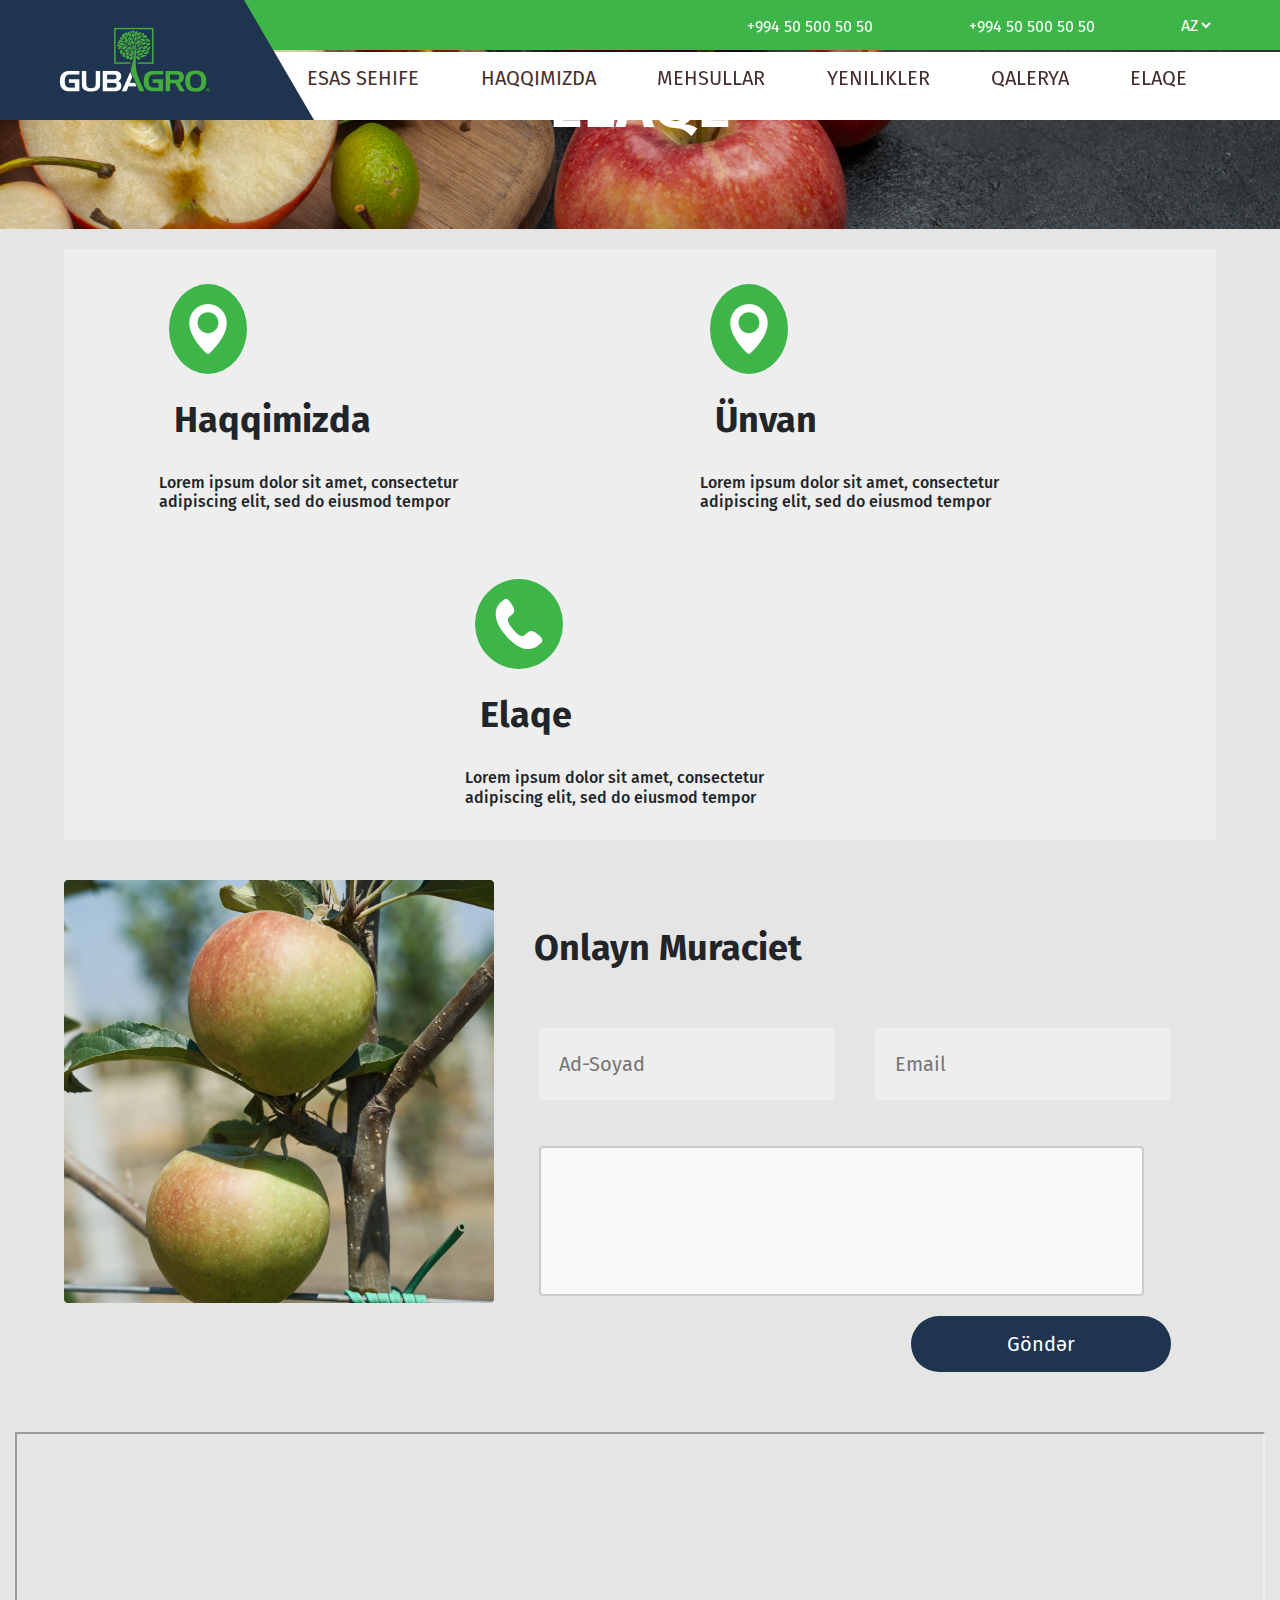
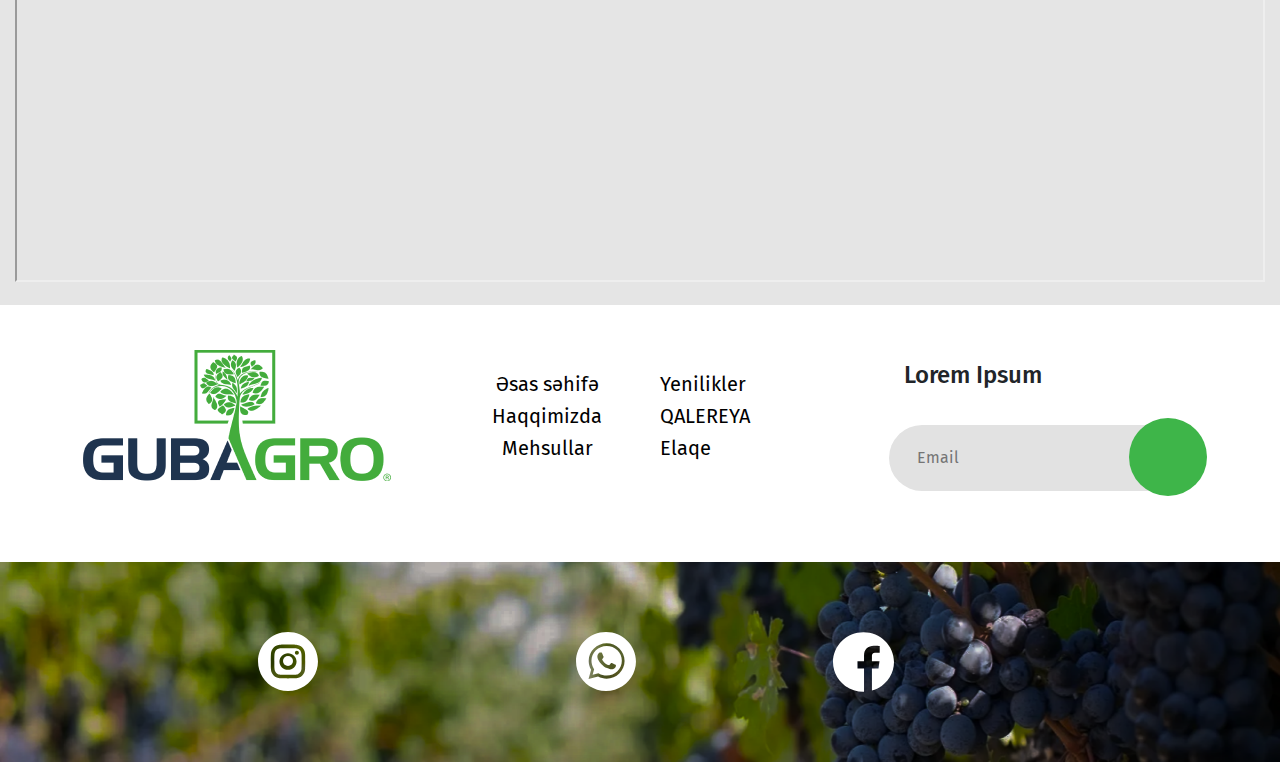
<file: qubaagro/assets/front/contact.html>
<!DOCTYPE html>
<html lang="en">
<head>
    <meta charset="UTF-8">
    <meta http-equiv="X-UA-Compatible" content="IE=edge">
    <meta name="viewport" content="width=device-width, initial-scale=1.0">
    <title>Document</title>
    <link rel="stylesheet" href="../css/main.css">
    <link rel="stylesheet" href="https://maxcdn.bootstrapcdn.com/bootstrap/4.0.0/css/bootstrap.min.css" integrity="sha384-Gn5384xqQ1aoWXA+058RXPxPg6fy4IWvTNh0E263XmFcJlSAwiGgFAW/dAiS6JXm" crossorigin="anonymous">
    <link rel="stylesheet" href="https://pro.fontawesome.com/releases/v5.10.0/css/all.css" integrity="sha384-AYmEC3Yw5cVb3ZcuHtOA93w35dYTsvhLPVnYs9eStHfGJvOvKxVfELGroGkvsg+p" crossorigin="anonymous"/>
    <link href="https://fonts.googleapis.com/css?family=Fira+Sans" rel="stylesheet">
    <link rel="preconnect" href="https://fonts.googleapis.com">
    <link rel="preconnect" href="https://fonts.gstatic.com" crossorigin>
    <link href="https://fonts.googleapis.com/css2?family=Fira+Sans&display=swap" rel="stylesheet">
</head>
<body>
    <header>
        <div class="top-line">
    
            <div class="x-navbar">
                <div class="banner">
                    <img src="../images/logo fon 1.png" alt="">
                </div>
            </div>
            <div class="nav-con">
                <div class="contact-info">
                    <div class="phone-numb">
                        <a href=""><p>+994 50 500 50 50</p></a> 
                        <a href=""><p>+994 50 500 50 50</p></a>
                        <select name="AZ" id=""><option value="AZ">AZ</option></select>
                    </div>
                </div>
                <nav>
                    <div class="openMenu"><i class="fa fa-bars"></i></div>
                    <ul class="mainMenu">
                        <li>
                            <a href="index.html">Esas sehife</a>
                        </li>
                        <li>
                            <a href="../front/about_us.html">Haqqimizda</a>
                        </li>
                        <li>
                            <a href="../front/products.html">Mehsullar</a>
                        </li>
                        <li>
                            <a href="../front/new-things.html">Yenilikler</a>
                        </li>
                        <li>
                            <a href="../front/gallery.html">Qalerya</a>
                        </li>
                        <li>
                            <a href="../front/contact.html">Elaqe</a>
                        </li>
                        <div class="closeMenu"><i class="fa fa-times"></i></div>
                        
                        <div class="res-lang">
                            <div class="inner-res-lang">                            
                                <a href="">EN</a>
                                <a href="">AZ</a>
                                <a href="">RU</a>
                            </div>
                        </div>
                        <span class="res-info">
                            <a href=""><p>+994 50 500 50 50</p></a> 
                            <a href=""><p>+994 50 500 50 50</p></a>
                        </span>

                    </ul>
                </nav>
            </div>
        </div>
    
    </header>
<main>
    <div class="page-center">

        <div class="posts-header-image">
            <img src="../images/Rectangle 24 (5).png" alt="">
            <div class="posts-header">
                <p>ELAQE</p>
            </div>
        </div>

        <div class="contact-main">
            <br>
            <br>
            <div class="contact-body row">
                    <div class="contact-item ">
                        <div class="contact-icon">
                            <img src="../images/Vector (2).svg" alt="">
                        </div>
                        <p>Haqqimizda</p>
                        <h6>Lorem ipsum dolor sit amet, consectetur adipiscing elit, sed do eiusmod tempor </h6>
                    </div>
                <hr>
                <div class="contact-item ">
                    <div class="contact-icon">
                            <img src="../images/Vector (2).svg" alt="">                            
                        </div>
                        <p>Ünvan</p>
                        <h6>Lorem ipsum dolor sit amet, consectetur adipiscing elit, sed do eiusmod tempor </h6>
                    </div>
                <hr>
                <div class="contact-item ">
                    <div class="contact-icon">
                            <img src="../images/Vector (3).svg" alt="">
                        </div>
                        <p>Elaqe</p>
                        <h6>Lorem ipsum dolor sit amet, consectetur adipiscing elit, sed do eiusmod tempor </h6>
                    </div>
            </div>
        </div>
        
        <div class="online-app">
            <div class="main-tel">
                <div class="contact-img">
                    <img src="../images/Rectangle 172.png" alt="">
                </div>

                <div class="contact-form">
                    <div class="form-header">
                        <p>Onlayn Muraciet</p>
                    </div>
                    <form action="" class="main-form">
                        <div class="sbs-input">
                            <input type="text" placeholder="Ad-Soyad">
                            <input type="email" name="" id="" placeholder="Email">
                        </div>
                        <br>
                        <textarea name="" id="" cols="30" rows="10"></textarea>
                        <div class="main-form-button">
                            <button>Göndər</button>
                        </div>

                    </form>
                </div>
            </div>
        </div>

        <p style="width: 100%;     background: #E5E5E5; "><iframe style="width:100%;" src="https://www.google.com/maps/embed?pb=!1m14!1m8!1m3!1d19758.47203919062!2d-1.254367!3d51.754816!3m2!1i1024!2i768!4f13.1!3m3!1m2!1s0x0%3A0xd2ff1883a001afed!2sUniversity%20of%20Oxford!5e0!3m2!1sen!2sus!4v1630492924193!5m2!1sen!2sus" width="600" height="450" style="border:0;" allowfullscreen="" loading="lazy"></iframe></p>
        <footer>
            <div class="footer-part-1">
                <div class="footer-logo">
                    <img src="../images/logo 1.png" alt="">
                </div>
                <div class="footer-column-1">
                    <div class="footer-column-alt-1">
                        <a href="">Əsas səhifə</a>
                        <a href="">Haqqimizda</a>
                        <a href="">Mehsullar</a>
                    </div>
                    <div class="footer-column-alt-2">
                        <a href="">Yenilikler</a>
                        <a href="">QALEREYA</a>
                        <a href="">Elaqe</a>
                    </div>
                </div>

                <div class="footer-email">
                    <p>Lorem Ipsum</p>
                    <input type="text" placeholder="       Email" class="footer-email-input">
                    <div class="max-mail">               
                         <div class="mail-arrow"></div>
                    </div>
                </div>
            </div>
            <br>
            <br>
            <div class="footer-part-2">
                <img src="../images/Rectangle 17 (1).png" alt="">
                <div class="footer-icon">
                    <div class="icon-bg">
                        <div class="insta-back">
                            <img style="width: 60px; height:59px" src="../images/back.svg" alt="">
                            <div class="circle-of-insta"></div>
                        </div>
                        <div  class="inner-insta">
                            <img  src="../images/insta.svg" alt="">
                        </div>

                    </div>

                    <div class="icon-bg">
                        <div class="wp-back">
                            <img src="../images/wp-back.svg" alt="">
                        </div>
                        <div class="inner-wp">
                            <img src="../images/wp.svg" alt="">
                        </div>
                    </div>

                    <div class="icon-bg">
                        <img style="height: 60px; width: 61px" src="../images/fb.svg" alt="">
                    </div>
                </div>
            </div>
        </footer>
    </div>
</main>

<script src="../js/navbar.js"></script>

</body>
</html>
</file>
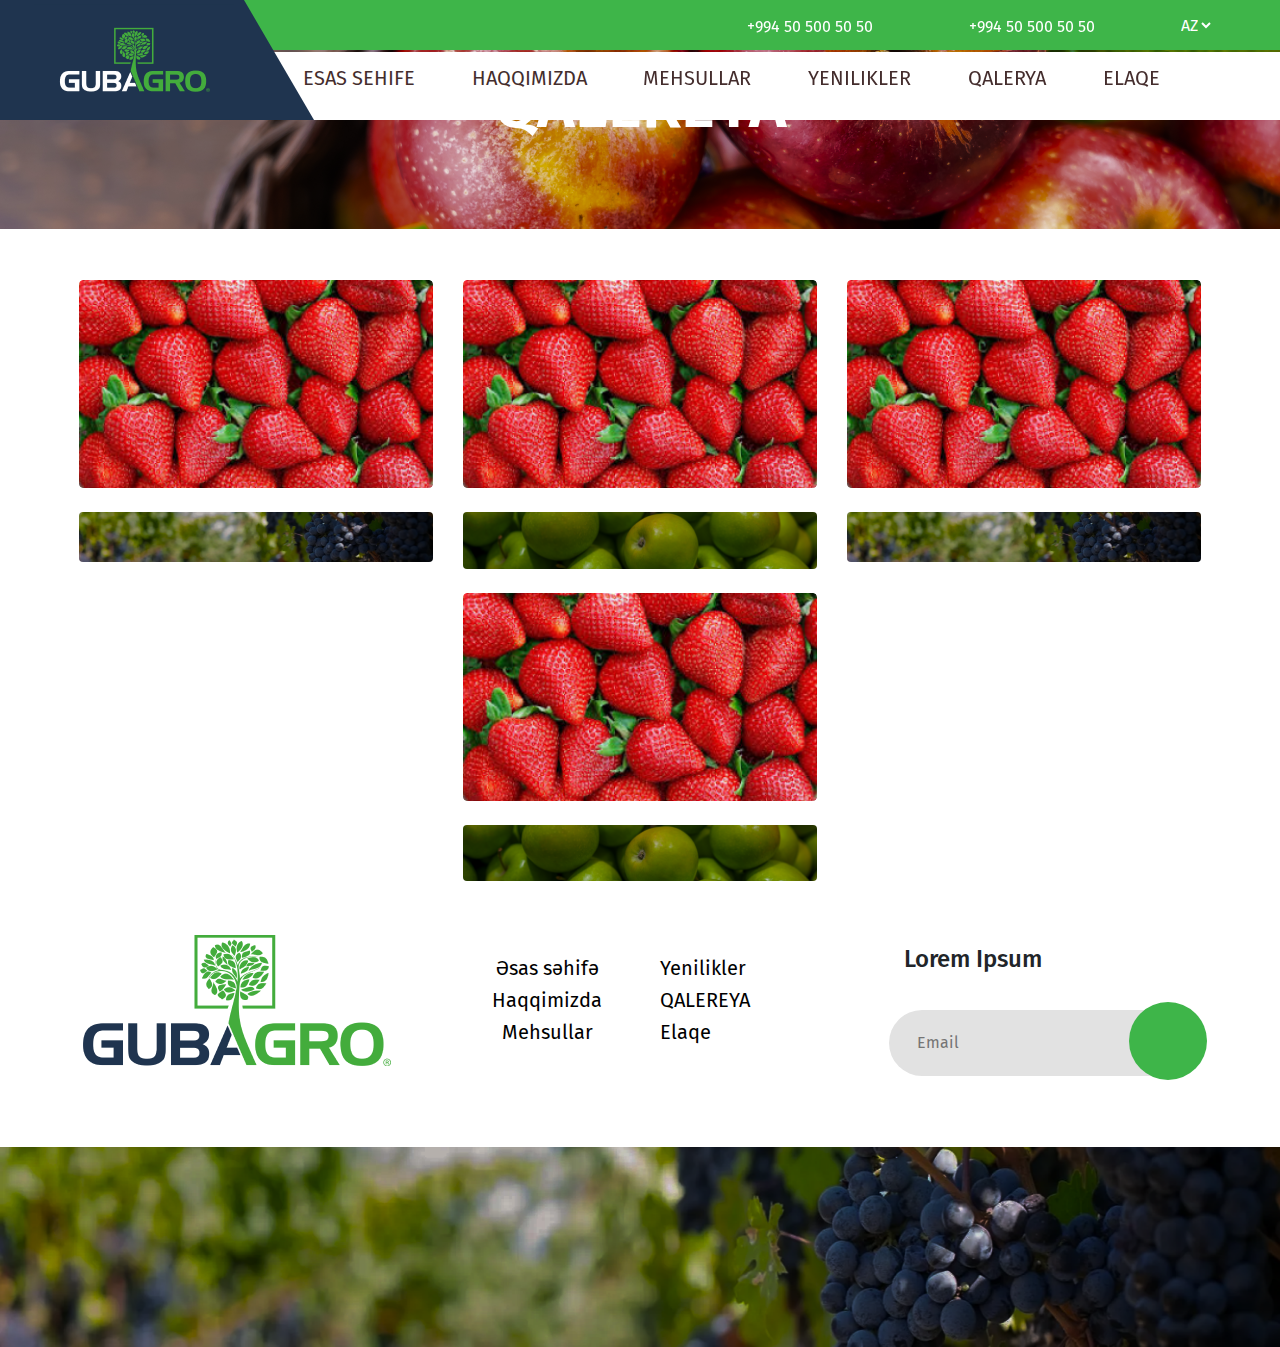
<file: qubaagro/assets/front/gallery.html>
<!DOCTYPE html>
<html lang="en">
<head>
    <meta charset="UTF-8">
    <meta http-equiv="X-UA-Compatible" content="IE=edge">
    <meta name="viewport" content="width=device-width, initial-scale=1.0">
    <title>Document</title>
    <link rel="stylesheet" href="../css/main.css">
    <link rel="stylesheet" href="https://maxcdn.bootstrapcdn.com/bootstrap/4.0.0/css/bootstrap.min.css" integrity="sha384-Gn5384xqQ1aoWXA+058RXPxPg6fy4IWvTNh0E263XmFcJlSAwiGgFAW/dAiS6JXm" crossorigin="anonymous">
    <link rel="stylesheet" href="https://pro.fontawesome.com/releases/v5.10.0/css/all.css" integrity="sha384-AYmEC3Yw5cVb3ZcuHtOA93w35dYTsvhLPVnYs9eStHfGJvOvKxVfELGroGkvsg+p" crossorigin="anonymous"/>
    <link href="https://fonts.googleapis.com/css?family=Fira+Sans" rel="stylesheet">
    <link rel="preconnect" href="https://fonts.googleapis.com">
    <link rel="preconnect" href="https://fonts.gstatic.com" crossorigin>
    <link href="https://fonts.googleapis.com/css2?family=Fira+Sans&display=swap" rel="stylesheet">
</head>
<body>
    <header>
        <div class="top-line">
    
            <div class="x-navbar">
                <div class="banner">
                    <img src="../images/logo fon 1.png" alt="">
                </div>
            </div>
            <div class="nav-con">
                <div class="contact-info">
                    <div class="phone-numb">
                        <a href=""><p>+994 50 500 50 50</p></a> 
                        <a href=""><p>+994 50 500 50 50</p></a>
                        <select name="AZ" id=""><option value="AZ">AZ</option></select>
                    </div>
                </div>
                <nav>
                    <div class="openMenu"><i class="fa fa-bars"></i></div>
                    <ul class="mainMenu">
                        <li>
                            <a href="../../index.html">Esas sehife</a>
                        </li>
                        <li>
                            <a href="about_us.html">Haqqimizda</a>
                        </li>
                        <li>
                            <a href="products.html">Mehsullar</a>
                        </li>
                        <li>
                            <a href="new-things.html">Yenilikler</a>
                        </li>
                        <li>
                            <a href="gallery.html">Qalerya</a>
                        </li>
                        <li>
                            <a href="contact.html">Elaqe</a>
                        </li>
                        <div class="closeMenu"><i class="fa fa-times"></i></div>
                        <span class="icons">
                            <i class="fab fa-facebook"></i>
                            <i class="fab fa-instagram"></i>
                            <i class="fab fa-twitter"></i>
                            <i class="fab fa-github"></i>
                        </span>
                    </ul>
                </nav>
            </div>
        </div>
    
    </header>

<main>
    <div class="page-center">

        <div class="posts-header-image">
            <img src="../images/Rectangle 24 (4).png" alt="">
            <div class="posts-header">
                <p>QALEREYA</p>
            </div>
        </div>
        <br>
        <br>

        <div class="main-gallery">
            <div class="gallery-post row">
                <div class="col-lg-4 col-md-12 mb-4 mb-lg-0">
                    <img
                      src="../images/Rectangle 13.png"
                      class="w-100 shadow-1-strong rounded mb-4"
                      alt=""
                    />
                
                    <img
                      src="../images/Rectangle 17 (1).png"
                      class="w-100 shadow-1-strong rounded mb-4"
                      alt=""
                    />
                  </div>
                
                  <div class="col-lg-4 mb-4 mb-lg-0">
                    <img
                    src="../images/Rectangle 13.png"
                    class="w-100 shadow-1-strong rounded mb-4"
                      alt=""
                    />
                
                    <img
                      src="../images/Rectangle 24 (3).png"
                      class="w-100 shadow-1-strong rounded mb-4"
                      alt=""
                    />
                  </div>
                
                  <div class="col-lg-4 col-md-12 mb-4 mb-lg-0">
                    <img
                      src="../images/Rectangle 13.png"
                      class="w-100 shadow-1-strong rounded mb-4"
                      alt=""
                    />
                
                    <img
                      src="../images/Rectangle 17 (1).png"
                      class="w-100 shadow-1-strong rounded mb-4"
                      alt=""
                    />
                  </div>
                
                  <div class="col-lg-4 mb-4 mb-lg-0">
                    <img
                    src="../images/Rectangle 13.png"
                    class="w-100 shadow-1-strong rounded mb-4"
                      alt=""
                    />
                
                    <img
                      src="../images/Rectangle 24 (3).png"
                      class="w-100 shadow-1-strong rounded mb-4"
                      alt=""
                    />
                  </div>
                  
            </div>
        </div>

        <footer>
            <div class="footer-part-1">
                <div class="footer-logo">
                    <img src="../images/logo 1.png" alt="">
                </div>
                <div class="footer-column-1">
                    <div class="footer-column-alt-1">
                        <a href="">Əsas səhifə</a>
                        <a href="">Haqqimizda</a>
                        <a href="">Mehsullar</a>
                    </div>
                    <div class="footer-column-alt-2">
                        <a href="">Yenilikler</a>
                        <a href="">QALEREYA</a>
                        <a href="">Elaqe</a>
                    </div>
                </div>

                <div class="footer-email">
                    <p>Lorem Ipsum</p>
                    <input type="text" placeholder="       Email" class="footer-email-input">
                    <div class="max-mail">               
                         <div class="mail-arrow"></div>
                    </div>
                </div>
            </div>
            <br>
            <br>
            <div class="footer-part-2">
                <img src="../images/Rectangle 17 (1).png" alt="">
                <div class="footer-icon">
                    <i class="fab fa-facebook-f"></i>
                    <i class="fab fa-whatsapp"></i>
                    <i class="fab fa-instagram"></i>
                </div>
            </div>
        </footer>
    </div>

</main>

<script src="../js/navbar.js"></script>

</body>
</html>
</file>
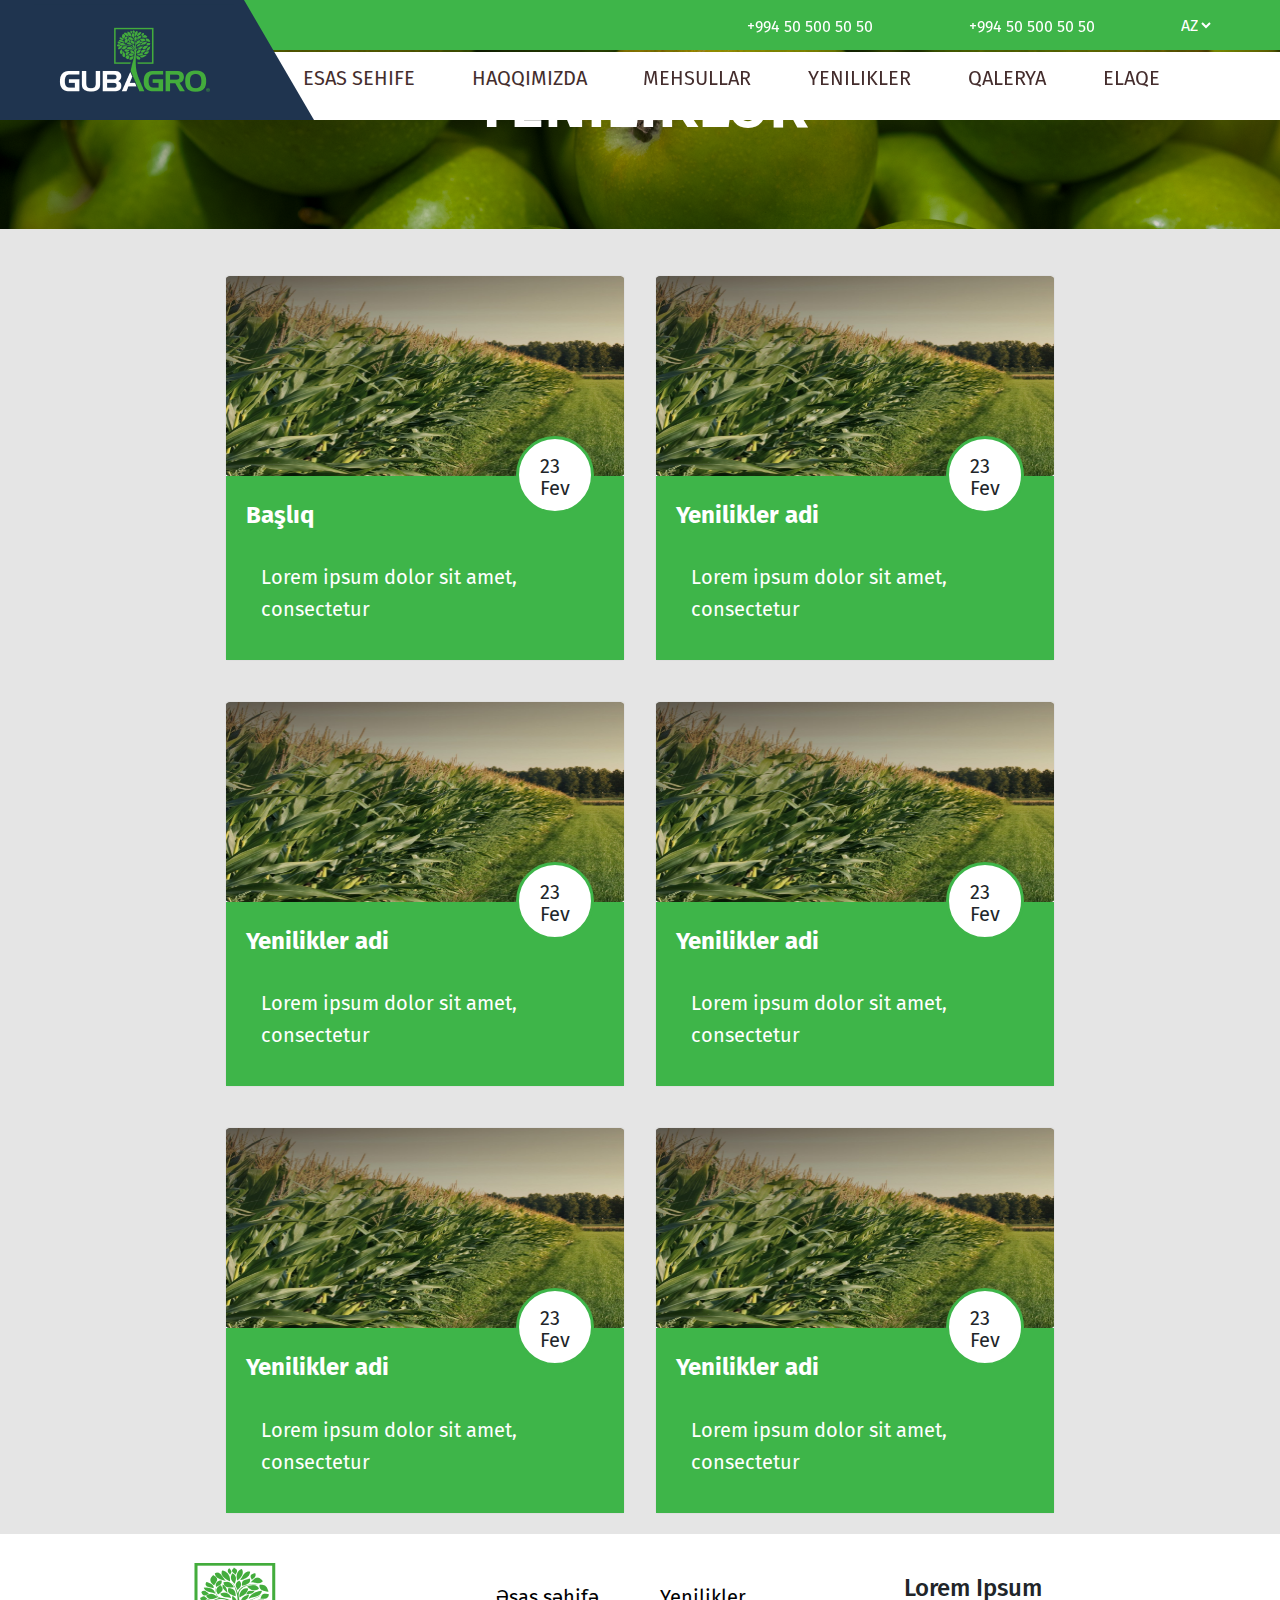
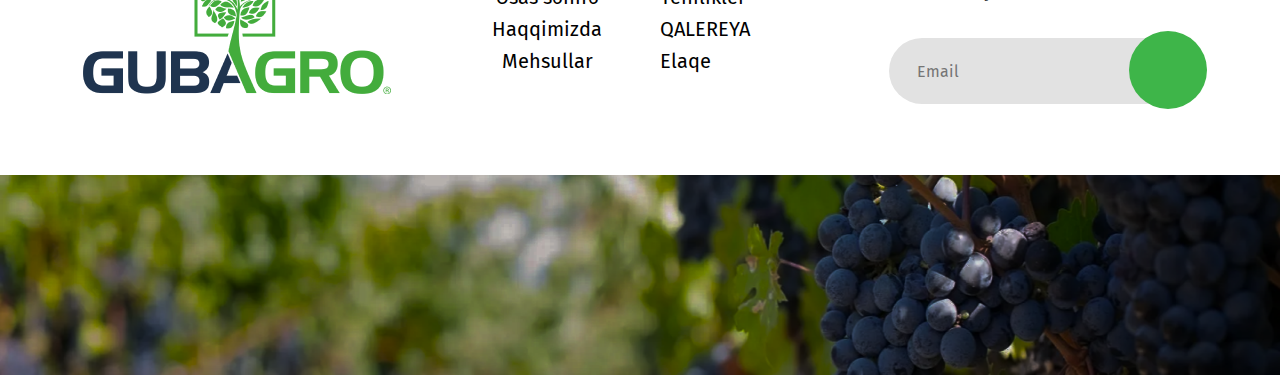
<file: qubaagro/assets/front/new-things.html>
<!DOCTYPE html>
<html lang="en">
<head>
    <meta charset="UTF-8">
    <meta http-equiv="X-UA-Compatible" content="IE=edge">
    <meta name="viewport" content="width=device-width, initial-scale=1.0">
    <title>Document</title>
    <link rel="stylesheet" href="../css/main.css">
    <link rel="stylesheet" href="https://maxcdn.bootstrapcdn.com/bootstrap/4.0.0/css/bootstrap.min.css" integrity="sha384-Gn5384xqQ1aoWXA+058RXPxPg6fy4IWvTNh0E263XmFcJlSAwiGgFAW/dAiS6JXm" crossorigin="anonymous">
    <link rel="stylesheet" href="https://pro.fontawesome.com/releases/v5.10.0/css/all.css" integrity="sha384-AYmEC3Yw5cVb3ZcuHtOA93w35dYTsvhLPVnYs9eStHfGJvOvKxVfELGroGkvsg+p" crossorigin="anonymous"/>
    <link rel="preconnect" href="https://fonts.googleapis.com">
    <link rel="preconnect" href="https://fonts.gstatic.com" crossorigin>
    <link href="https://fonts.googleapis.com/css2?family=Fira+Sans&display=swap" rel="stylesheet">
</head>
<body>
    <header>
        <div class="top-line">
    
            <div class="x-navbar">
                <div class="banner">
                    <img src="../images/logo fon 1.png" alt="">
                </div>
            </div>
            <div class="nav-con">
                <div class="contact-info">
                    <div class="phone-numb">
                        <a href=""><p>+994 50 500 50 50</p></a> 
                        <a href=""><p>+994 50 500 50 50</p></a>
                        <select name="AZ" id=""><option value="AZ">AZ</option></select>
                    </div>
                </div>
                <nav>
                    <div class="openMenu"><i class="fa fa-bars"></i></div>
                    <ul class="mainMenu">
                        <li>
                            <a href="../../index.html">Esas sehife</a>
                        </li>
                        <li>
                            <a href="about_us.html">Haqqimizda</a>
                        </li>
                        <li>
                            <a href="products.html">Mehsullar</a>
                        </li>
                        <li>
                            <a href="new-things.html">Yenilikler</a>
                        </li>
                        <li>
                            <a href="gallery.html">Qalerya</a>
                        </li>
                        <li>
                            <a href="contact.html">Elaqe</a>
                        </li>
                        <div class="closeMenu"><i class="fa fa-times"></i></div>
                        <span class="icons">
                            <i class="fab fa-facebook"></i>
                            <i class="fab fa-instagram"></i>
                            <i class="fab fa-twitter"></i>
                            <i class="fab fa-github"></i>
                        </span>
                    </ul>
                </nav>
            </div>
        </div>
    
    </header>
<main>
    <div class="page-center">

        
        <div class="main-posting">
            <div class="posts-header-image">
                <img src="../images/Rectangle 24 (3).png" alt="">
                <div class="posts-header">
                    <p>YENİLİKLƏR</p>
                </div>
            </div>
            <br>
            <div class="posting">
                <div class="row post-aligner">
                    <div class="card-box col-lg-4 col-md-6">
                        <div class="card" style="width: 400px;">
                            <img class="card-img-top" src="../images/Rectangle 31.png" alt="Card image cap">
                            <div class="card-time">
                                <div class="time-border-main"> 
                                    <p>23 <br> Fev</p>
                                </div>
                            </div>
                            <div class="card-body card-body-bg">
                                <h5 class="card-title"><a href="">Başlıq</a> </h5>
                                <p class="card-text">Lorem ipsum dolor sit amet, consectetur </p>
                                
                            </div>
                        </div>
                    </div>

                    <div class="card-box col-lg-4 col-md-6">
                        <div class="card" style="width: 400px;">
                            <img class="card-img-top" src="../images/Rectangle 31.png" alt="Card image cap">
                            <div class="card-time">
                                <div class="time-border-main"> 
                                    <p>23 <br> Fev</p>
                                </div>
                            </div>
                            <div class="card-body card-body-bg">
                                <h5 class="card-title"><a href="">Yenilikler adi</a> </h5>
                                <p class="card-text">Lorem ipsum dolor sit amet, consectetur </p>
                                
                            </div>
                        </div>
                    </div>

                    <div class="card-box col-lg-4 col-md-6">
                        <div class="card" style="width: 400px;">
                            <img class="card-img-top" src="../images/Rectangle 31.png" alt="Card image cap">
                            <div class="card-time">
                                <div class="time-border-main"> 
                                    <p>23 <br> Fev</p>
                                </div>
                            </div>
                            <div class="card-body card-body-bg">
                                <h5 class="card-title"><a href="">Yenilikler adi</a> </h5>
                                <p class="card-text">Lorem ipsum dolor sit amet, consectetur </p>
                                
                            </div>
                        </div>
                    </div>             

                    <div class="card-box col-lg-4 col-md-6">
                        <div class="card" style="width: 400px;">
                            <img class="card-img-top" src="../images/Rectangle 31.png" alt="Card image cap">
                            <div class="card-time">
                                <div class="time-border-main"> 
                                    <p>23 <br> Fev</p>
                                </div>
                            </div>
                            <div class="card-body card-body-bg">
                                <h5 class="card-title"><a href="">Yenilikler adi</a> </h5>
                                <p class="card-text">Lorem ipsum dolor sit amet, consectetur </p>
                                
                            </div>
                        </div>
                    </div>

                    <div class="card-box col-lg-4 col-md-6">
                        <div class="card" style="width: 400px;">
                            <img class="card-img-top" src="../images/Rectangle 31.png" alt="Card image cap">
                            <div class="card-time">
                                <div class="time-border-main"> 
                                    <p>23 <br> Fev</p>
                                </div>
                            </div>
                            <div class="card-body card-body-bg">
                                <h5 class="card-title"><a href="">Yenilikler adi</a> </h5>
                                <p class="card-text">Lorem ipsum dolor sit amet, consectetur </p>
                                
                            </div>
                        </div>
                    </div>

                    <div class="card-box col-lg-4 col-md-6">
                        <div class="card" style="width: 400px;">
                            <img class="card-img-top" src="../images/Rectangle 31.png" alt="Card image cap">
                            <div class="card-time">
                                <div class="time-border-main"> 
                                    <p>23 <br> Fev</p>
                                </div>
                            </div>
                            <div class="card-body card-body-bg">
                                <h5 class="card-title"><a href="">Yenilikler adi</a> </h5>
                                <p class="card-text">Lorem ipsum dolor sit amet, consectetur </p>
                                
                            </div>
                        </div>
                    </div>             

                </div>
            </div>
        </div>

        <footer>
            <div class="footer-part-1">
                <div class="footer-logo">
                    <img src="../images/logo 1.png" alt="">
                </div>
                <div class="footer-column-1">
                    <div class="footer-column-alt-1">
                        <a href="">Əsas səhifə</a>
                        <a href="">Haqqimizda</a>
                        <a href="">Mehsullar</a>
                    </div>
                    <div class="footer-column-alt-2">
                        <a href="">Yenilikler</a>
                        <a href="">QALEREYA</a>
                        <a href="">Elaqe</a>
                    </div>
                </div>

                <div class="footer-email">
                    <p>Lorem Ipsum</p>
                    <input type="text" placeholder="       Email" class="footer-email-input">
                    <div class="max-mail">               
                         <div class="mail-arrow"></div>
                    </div>
                </div>
            </div>
            <br>
            <br>
            <div class="footer-part-2">
                <img src="../images/Rectangle 17 (1).png" alt="">
                <div class="footer-icon">
                    <i class="fab fa-facebook-f"></i>
                    <i class="fab fa-whatsapp"></i>
                    <i class="fab fa-instagram"></i>
                </div>
            </div>
        </footer>
    </div>
</main>
</body>
<script src="../js/navbar.js"></script>

</html>
</file>
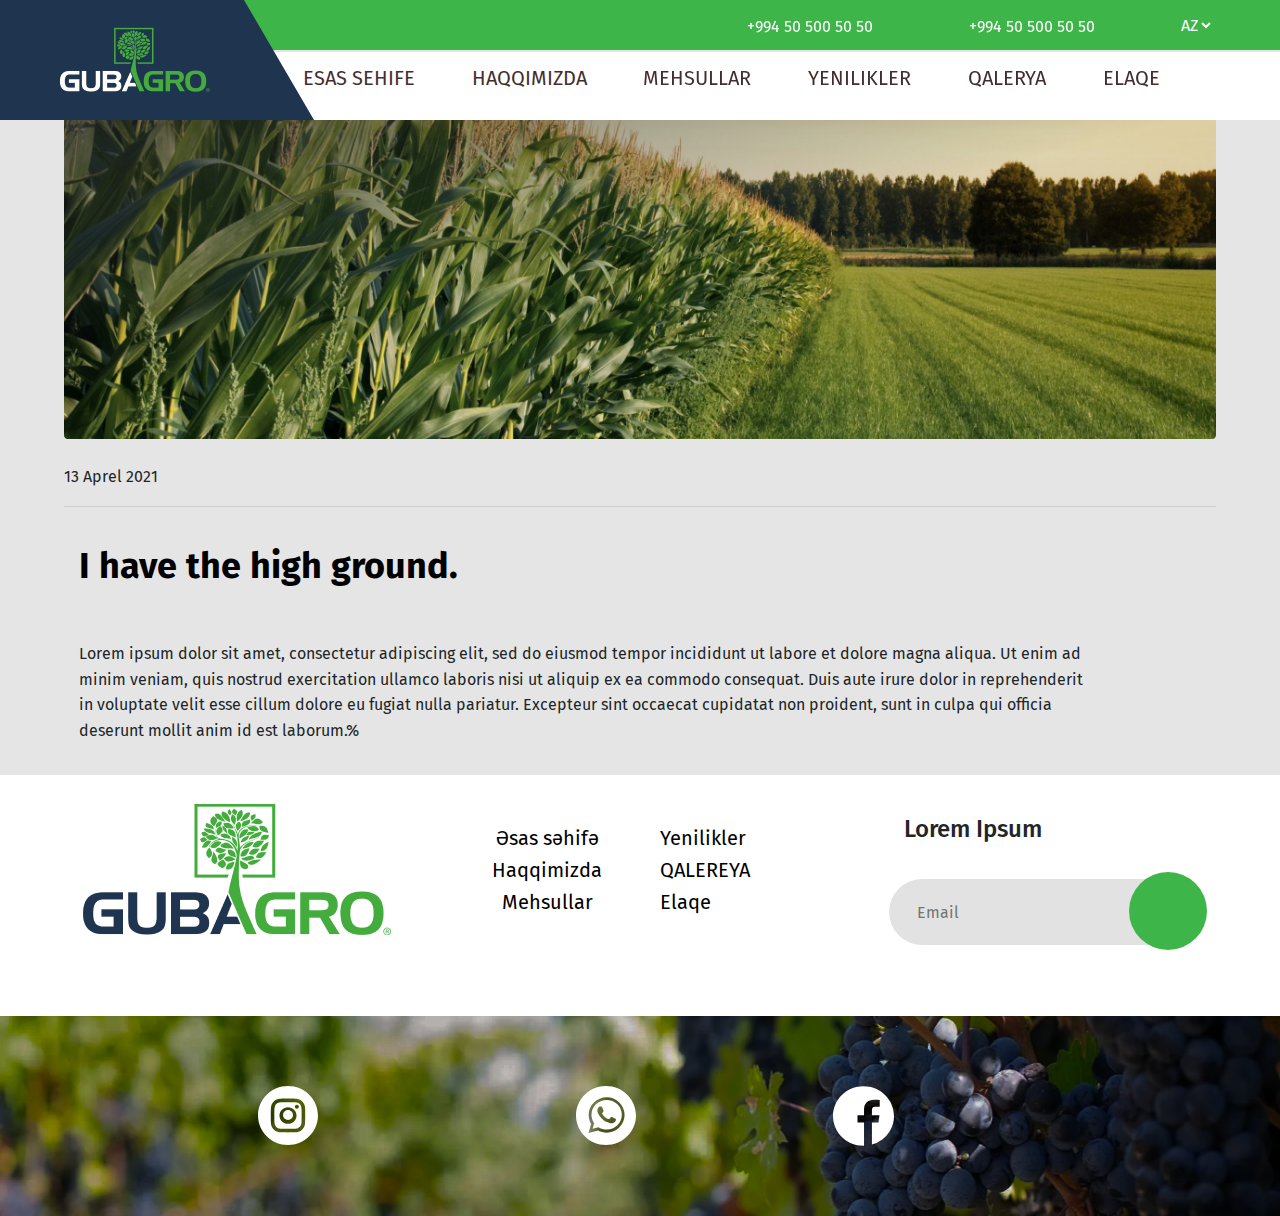
<file: qubaagro/assets/front/post-page.html>
<!DOCTYPE html>
<html lang="en">
<head>
    <meta charset="UTF-8">
    <meta http-equiv="X-UA-Compatible" content="IE=edge">
    <meta name="viewport" content="width=device-width, initial-scale=1.0">
    <title>Document</title>
    <link rel="stylesheet" href="../css/main.css">
    <link rel="stylesheet" href="https://maxcdn.bootstrapcdn.com/bootstrap/4.0.0/css/bootstrap.min.css" integrity="sha384-Gn5384xqQ1aoWXA+058RXPxPg6fy4IWvTNh0E263XmFcJlSAwiGgFAW/dAiS6JXm" crossorigin="anonymous">
    <link rel="stylesheet" href="https://pro.fontawesome.com/releases/v5.10.0/css/all.css" integrity="sha384-AYmEC3Yw5cVb3ZcuHtOA93w35dYTsvhLPVnYs9eStHfGJvOvKxVfELGroGkvsg+p" crossorigin="anonymous"/>
    <link rel="preconnect" href="https://fonts.googleapis.com">
    <link rel="preconnect" href="https://fonts.gstatic.com" crossorigin>
    <link href="https://fonts.googleapis.com/css2?family=Fira+Sans&display=swap" rel="stylesheet">
</head>
<body>
    <header>
        <div class="top-line">
    
            <div class="x-navbar">
                <div class="banner">
                    <img src="../images/logo fon 1.png" alt="">
                </div>
            </div>
            <div class="nav-con">
                <div class="contact-info">
                    <div class="phone-numb">
                        <a href=""><p>+994 50 500 50 50</p></a> 
                        <a href=""><p>+994 50 500 50 50</p></a>
                        <select name="AZ" id=""><option value="AZ">AZ</option></select>
                    </div>
                </div>
                <nav>
                    <div class="openMenu"><i class="fa fa-bars"></i></div>
                    <ul class="mainMenu">
                        <li>
                            <a href="../../index.html">Esas sehife</a>
                        </li>
                        <li>
                            <a href="about_us.html">Haqqimizda</a>
                        </li>
                        <li>
                            <a href="products.html">Mehsullar</a>
                        </li>
                        <li>
                            <a href="new-things.html">Yenilikler</a>
                        </li>
                        <li>
                            <a href="gallery.html">Qalerya</a>
                        </li>
                        <li>
                            <a href="contact.html">Elaqe</a>
                        </li>
                        <div class="closeMenu"><i class="fa fa-times"></i></div>
                        <span class="icons">
                            <i class="fab fa-facebook"></i>
                            <i class="fab fa-instagram"></i>
                            <i class="fab fa-twitter"></i>
                            <i class="fab fa-github"></i>
                        </span>
                    </ul>
                </nav>
            </div>
        </div>
    
    </header>

<main>
    <div class="page-center">

        <div class="post-insider">
            <div class="inner-m-post">
                <br>
                <br>
                <br>
                <div class="post-img-header">
                    <img src="../images/Rectangle 31 (1).png" alt="">
                </div>
                <br>
                <div class="time-breaker">13 Aprel 2021</div>
                <hr>
                <div class="post-title">
                    <p>I have the high ground.</p>
                </div>
                <div class="post-body">
                    <p>Lorem ipsum dolor sit amet, consectetur adipiscing elit, sed do eiusmod tempor incididunt ut labore et dolore magna aliqua. Ut enim ad minim veniam, quis nostrud exercitation ullamco laboris nisi ut aliquip ex ea commodo consequat. Duis aute irure dolor in reprehenderit in voluptate velit esse cillum dolore eu fugiat nulla pariatur. Excepteur sint occaecat cupidatat non proident, sunt in culpa qui officia deserunt mollit anim id est laborum.%</p>
                </div>
            </div>
        </div>



        <footer>
            <div class="footer-part-1">
                <div class="footer-logo">
                    <img src="../images/logo 1.png" alt="">
                </div>
                <div class="footer-column-1">
                    <div class="footer-column-alt-1">
                        <a href="">Əsas səhifə</a>
                        <a href="">Haqqimizda</a>
                        <a href="">Mehsullar</a>
                    </div>
                    <div class="footer-column-alt-2">
                        <a href="">Yenilikler</a>
                        <a href="">QALEREYA</a>
                        <a href="">Elaqe</a>
                    </div>
                </div>

                <div class="footer-email">
                    <p>Lorem Ipsum</p>
                    <input type="text" placeholder="       Email" class="footer-email-input">
                    <div class="max-mail">               
                         <div class="mail-arrow"></div>
                    </div>
                </div>
            </div>
            <br>
            <br>
            <div class="footer-part-2">
                <img src="../images/Rectangle 17 (1).png" alt="">
                <div class="footer-icon">
                    <div class="icon-bg">
                        <div class="insta-back">
                            <img style="width: 60px; height:59px" src="../images/back.svg" alt="">
                            <div class="circle-of-insta"></div>
                        </div>
                        <div  class="inner-insta">
                            <img  src="../images/insta.svg" alt="">
                        </div>

                    </div>

                    <div class="icon-bg">
                        <div class="wp-back">
                            <img src="../images/wp-back.svg" alt="">
                        </div>
                        <div class="inner-wp">
                            <img src="../images/wp.svg" alt="">
                        </div>
                    </div>

                    <div class="icon-bg">
                        <img style="height: 60px; width: 61px" src="../images/fb.svg" alt="">
                    </div>
                </div>
            </div>
        </footer>
    </div>

</main>

<script src="../js/navbar.js"></script>
</body>
</html>
</file>
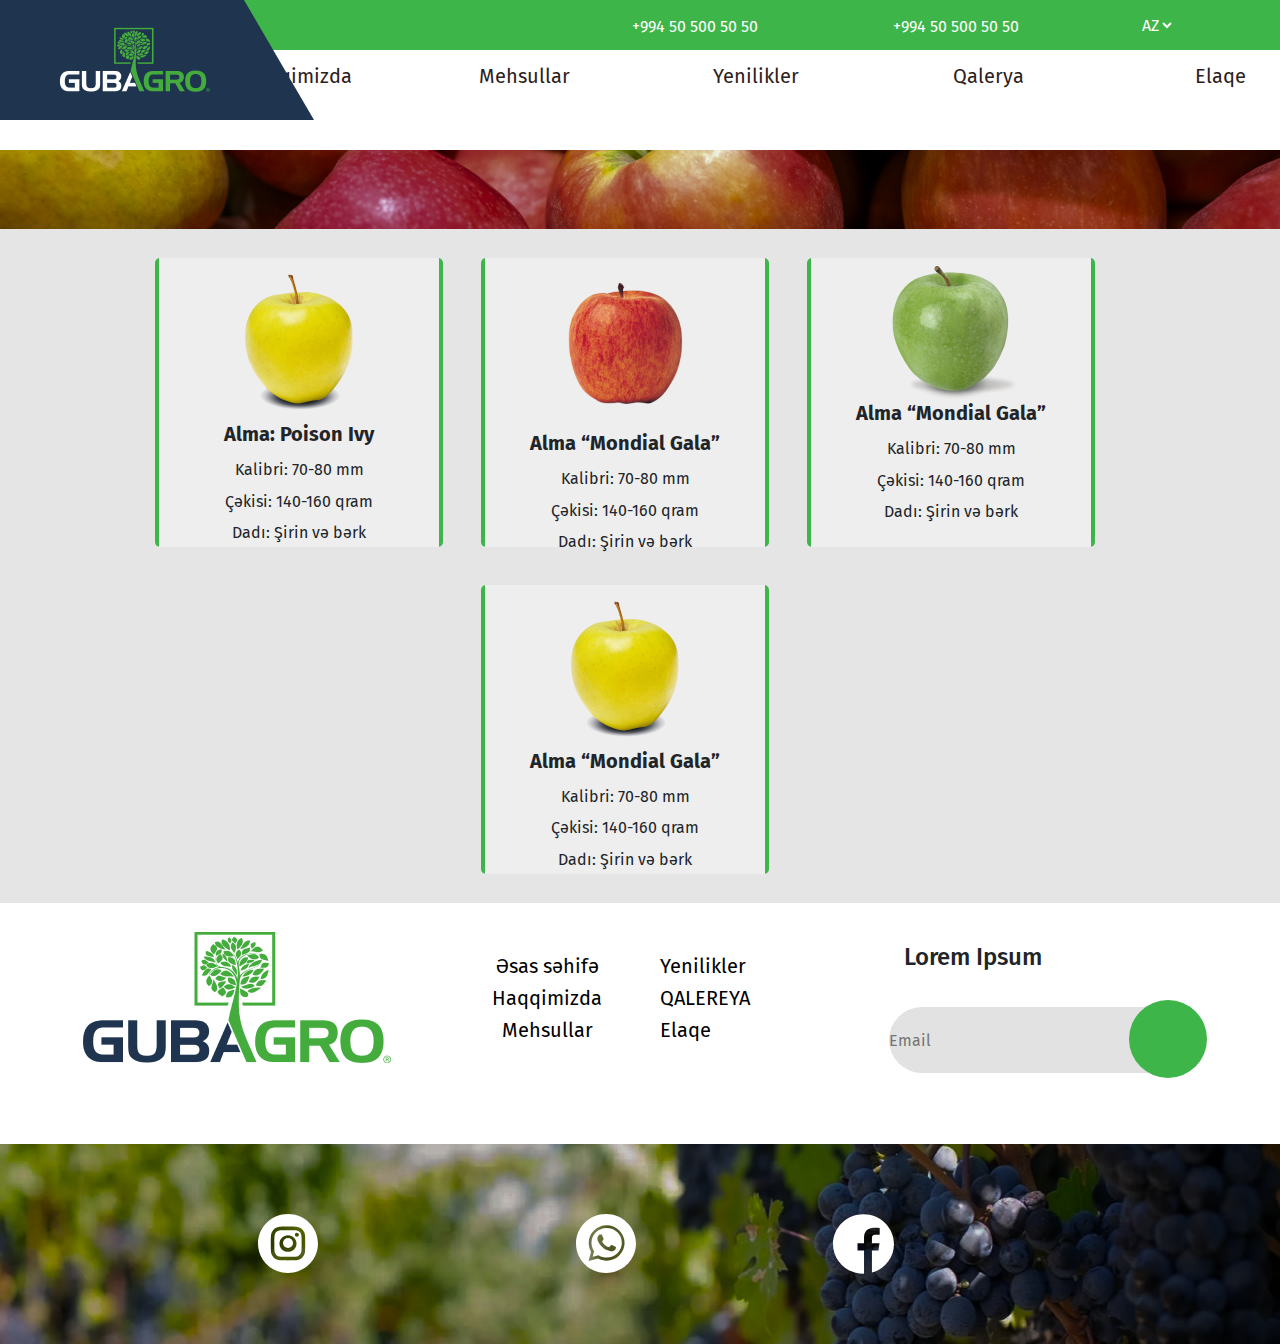
<file: qubaagro/assets/front/products.html>
<!DOCTYPE html>
<html lang="en">
<head>
    <meta charset="UTF-8">
    <meta http-equiv="X-UA-Compatible" content="IE=edge">
    <meta name="viewport" content="width=device-width, initial-scale=1.0">
    <title>Document</title>
    <link rel="stylesheet" href="../css/main.css">
    <link rel="stylesheet" href="https://maxcdn.bootstrapcdn.com/bootstrap/4.0.0/css/bootstrap.min.css" integrity="sha384-Gn5384xqQ1aoWXA+058RXPxPg6fy4IWvTNh0E263XmFcJlSAwiGgFAW/dAiS6JXm" crossorigin="anonymous">
    <link rel="stylesheet" href="https://pro.fontawesome.com/releases/v5.10.0/css/all.css" integrity="sha384-AYmEC3Yw5cVb3ZcuHtOA93w35dYTsvhLPVnYs9eStHfGJvOvKxVfELGroGkvsg+p" crossorigin="anonymous"/>
    <link href="https://fonts.googleapis.com/css?family=Fira+Sans" rel="stylesheet">
    <link rel="preconnect" href="https://fonts.googleapis.com">
    <link rel="preconnect" href="https://fonts.gstatic.com" crossorigin>
    <link href="https://fonts.googleapis.com/css2?family=Fira+Sans&display=swap" rel="stylesheet">
</head>
<body>
<header>
    <div class="top-line">
        <div class="banner">
            <img src="../images/logo fon 1.png" alt="">
        </div>
        <div class="nav-con">
            <div class="contact-info">
                <div class="phone-numb">
                    <p>+994 50 500 50 50</p> 
                    <p>+994 50 500 50 50</p>
                    <select name="AZ" id=""><option value="AZ">AZ</option></select>
                </div>
            </div>
            <div class="navigation">
                <nav>
                    <ul>
                        <li>
                            <a href="../../index.html">Esas sehife</a>
                        </li>
                        <li>
                            <a href="about_us.html">Haqqimizda</a>
                        </li>
                        <li>
                            <a href="products.html">Mehsullar</a>
                        </li>
                        <li>
                            <a href="new-things.html">Yenilikler</a>
                        </li>
                        <li>
                            <a href="gallery.html">Qalerya</a>
                        </li>
                        <li>
                            <a href="contact.html">Elaqe</a>
                        </li>
                    </ul>
                </nav>
            </div>
        </div>
    </div>
</header>



<main>
    <div class="page-center">

        <div class="products-main">
            <div class="products-header-image">
                <img src="../images/Rectangle 24 (1).png" alt="">
                <div class="products-header">
                    <p>MEHSUL</p>
                </div>
            </div>


            <div class="product-table">
                <div class="product-column row">
                    <div class="product-item col-lg-3 col-md-6">
                        <div class="producto">
                            <img src="../images/pngwing 1.png" alt="">
                            <h6>Alma: Poison Ivy</h6>
                            <p> Kalibri: 70-80 mm </p>
                            <p>Çəkisi: 140-160 qram</p>
                            <p>Dadı: Şirin və bərk</p> 
                        </div>
                    </div>

                    <div class="product-item col-lg-3 col-md-6">
                        <div class="producto">
                            <img src="../images/Gala-1-removebg-preview 1.png" alt="">
                            <h6>Alma “Mondial Gala”</h6>
                            <p> Kalibri: 70-80 mm </p>
                            <p>Çəkisi: 140-160 qram</p>
                            <p>Dadı: Şirin və bərk</p>
                        </div>
                    </div>

                    <div class="product-item col-lg-3 col-md-6">
                        <div class="producto">
                            <img src="../images/pngwing 3.png" alt="">
                            <h6>Alma “Mondial Gala”</h6>
                            <p> Kalibri: 70-80 mm </p>
                            <p>Çəkisi: 140-160 qram</p>
                            <p>Dadı: Şirin və bərk</p>                        
                        </div>
                    </div>

                    <div class="product-item col-lg-3 col-md-6">
                        <div class="producto">
                            <img src="../images/pngwing 1.png" alt="">
                            <h6>Alma “Mondial Gala”</h6>
                            <p> Kalibri: 70-80 mm </p>
                            <p>Çəkisi: 140-160 qram</p>
                            <p>Dadı: Şirin və bərk</p>                        
                        </div>
                    </div>
                </div>
            </div>
        </div>

        
        

        <footer>
            <div class="footer-part-1">
                <div class="footer-logo">
                    <img src="../images/logo 1.png" alt="">
                </div>
                <div class="footer-column-1">
                    <div class="footer-column-alt-1">
                        <a href="">Əsas səhifə</a>
                        <a href="">Haqqimizda</a>
                        <a href="">Mehsullar</a>
                    </div>
                    <div class="footer-column-alt-2">
                        <a href="">Yenilikler</a>
                        <a href="">QALEREYA</a>
                        <a href="">Elaqe</a>
                    </div>
                </div>

                <div class="footer-email">
                    <p>Lorem Ipsum</p>
                    <input type="text" placeholder="Email" class="footer-email-input">
                    <div class="max-mail">               
                         <div class="mail-arrow"></div>
                    </div>
                </div>
            </div>
            <br>
            <br>
            <div class="footer-part-2">
                <img src="../images/Rectangle 17 (1).png" alt="">
                <div class="footer-icon">
                    <div class="icon-bg">
                        <div class="insta-back">
                            <img style="width: 60px; height:59px" src="../images/back.svg" alt="">
                            <div class="circle-of-insta"></div>
                        </div>
                        <div  class="inner-insta">
                            <img  src="../images/insta.svg" alt="">
                        </div>

                    </div>

                    <div class="icon-bg">
                        <div class="wp-back">
                            <img src="../images/wp-back.svg" alt="">
                        </div>
                        <div class="inner-wp">
                            <img src="../images/wp.svg" alt="">
                        </div>
                    </div>

                    <div class="icon-bg">
                        <img style="height: 60px; width: 61px" src="../images/fb.svg" alt="">
                    </div>
                </div>
            </div>
        </footer>
    </div>
</main>


<script src="../js/navbar.js"></script>
</body>
</html>
</file>
<file: jedAcademy/assets/css/style.css>
body{
    margin: 0;
    padding: 0;
    font-family: GilroyRegular !important;

}




@font-face {
    font-family: GilroyRegular;
    src: url(../gilroy/gilroy/Gilroy-Regular.otf);
}
  

.divider-line {
    border-bottom: 1px solid #2e2e2e;
}

.header{
    display: flex;
    flex-direction: column;
    width: 100%;
    position: fixed;
    height: auto;
    z-index: 4;
    background: white;
}

.header-section1{
    display: flex;
    width: 100%;
    height: 68px;
    flex-direction: row;
    align-items: center;
}

.header-sec1-image{
    width: 100%;
    
}

.header-sec1-image img{
    width: 305px;
    height: 34px;
}

.header-sec1-info{
    display: flex;
    width: 100%;
    align-items: center;
    flex-direction: row;
    justify-content: space-evenly;
}

.header-sec1-number{
    display: flex;
    flex-direction: row;
    align-items: center;
    width: 180px;
    justify-content: center;
}

.header-sec1-number a{
    display: flex;
    flex-direction: row;
    align-items: center;
    color: black;
    transition: 0.3s;

}


.header-sec1-number p{
    font-size: 18px;
    margin-top: 10px;
    transition: 0.3s;
}

.header-sec1-number a:hover{
    color: #1D84C4;
    text-decoration: none;
}
.header-sec1-number i{
    margin-right: 10px;
}
.header-number{
    color: #1D84C4;
    margin-bottom: 10px;
}


.header-sec1-email{
    display: flex;
    align-items: center;
    justify-content: center;
    flex-direction: row;
    /* width: 33%; */

}
.header-sec1-email img{
    margin-right: 10px;
}
.header-sec1-email p{
    margin-top: 15px;
    font-size: 18px;
    color: black;
    font-weight: 500;
    transition: 0.3s;
}
.header-sec1-email a:hover{
    color: #225A93;
    text-decoration: none;

}
.header-sec1-email p:hover{
    color: #1D84C4;
}
.header-sec1-social{
    display: flex;
    flex-direction: row;
    justify-content: center;
    align-items: center;
}
.header-sec1-social a{
    padding: 10px;
}   
.header-seperator{
    display: flex;
    padding: 10px;
}

.header-social-icons{
    padding: 15px;
}
.header-icon-bg{
    padding: 15px;
    border-radius: 50%;
    background: #1D84C4;
    z-index: 1;
    display: flex;
    justify-content: center;
    position: relative;
    transition: 0.3s;

}

.header-icon-main-bg{
    padding: 5px; 
    display: flex;
    justify-content: center;
    transition: 0.3s;

}
.header-icon-bg i{
    color: rgb(255, 255, 255);
    font-size: 20px;
    top: 10px;
    z-index: 4;
    position: absolute;
    transition: 0.3s;
}



.header-icon-bg:hover{
    background: white;
    border: 1px solid #1D84C4;
}
.header-icon-bg:hover i{
    color: #1D84C4;
    
}
.seperator-x{
    display: flex;
    width: 1px;
    height: 46px;
    background: #C4C4C4;
}

@media (max-width: 1164px) {
    .header-sec1-number p{
        font-size: 15px;
        margin-top: 10px;
        transition: 0.3s;
        width: 130px;
    }
    
}



.header-section2{
    display: flex;
    flex-direction: row;
    width: 100%;
    height: 68px;
    background: #1D84C4;
}
.nav2-container{
    display: flex;
    flex-direction: row;
}
.navigation-section{
    width: 67%;
    display: flex;
    flex-direction: row;
}

.navigation-section ul{
    color: white;
    display: flex;
}
.navigation-section li{
    padding: 21px;
    list-style: none;
    font-size: 18px;
}

.navigation-section a{
    color: white;
    font-size: 18px;
    white-space: nowrap;
}

.navigation-section a:hover{
    color: black;
    text-decoration: none;
    transition: 0.5s;
}


.lang-n-call{
    width: 33%;
    display: flex;
    flex-direction: row;
    justify-content: space-evenly;
    align-items: center;
}
.closeMenu{
    display: none;
}
.openMenu{
    display: none;
}
.main-inner-menu{
    display: none;
}
.main-inner-menu-2{
    display: none;
}
.header-sec1-images{
    display: none;
}
@media(max-width: 992px){

    .openMenu{
        display: flex;
        font-size: 24px;
        margin-right: 15px;
    }
    .closeMenu{
        display: flex;
        font-size: 24px;
        z-index: 395349854395849453;
    }
    nav .mainMenu {
        height: 100%;
        position: fixed;
        top: 0;
        right: 0;
        left: 0;
        z-index: 667;
        flex-direction: column;
        justify-content: center;
        align-items: flex-start;
        background: #1D84C4;
        transition: top 1s ease;
        display: none;
    }
    nav .mainMenu .closeMenu {
        display: block;
        position: absolute;
        top: 20px;
        right: 20px;
    }
    nav .mainMenu .closeMenu i {
        color: black;
        z-index: 598359865678;
    }

    .closeMenu i{
        z-index: 53985458935;
    }

    .header-sec1-images {
        width: 100%;
        top: 0px;
        right: 0px;
        /* margin-right: -18px; */
        height: 86px;
        position: absolute;
        display: flex;
        align-items: center;
        z-index: 495459084;
        background-color: white;
    }

    .header-sec1-images img {
        width: 190px;
        height: 23px;
        margin-left: 25px;
    }
    
    .main-inner-menu{
        display: flex;
        width: 100%;
        flex-direction: column;
        justify-content: center;
        margin-top: 90px;
    }
    .res-seperator{
        width: 100%;
       height: 1px;
       padding-right:40px;
    }
    .res-seperator-x{
        width: 95%;
        display: flex;
        width: 100%;
        height: 1px;
        background-color: #ffffff;
    }

    .res-lang-bar{
        width: 100%;
        display: flex;
        flex-direction: row;
        justify-content: center;
    }

    .res-lang-bar span{
        color: white;
        padding: 35px;
        font-size: 18px;
        font-weight: 500;
    }

    .main-inner-menu-2{
        display: flex;
        flex-direction: row;
        width: 100%;
        padding: 25px;
    }
    .header-sec1-number{
        display: flex;
        justify-content: flex-start;
    }
    .header-sec1-number i{
        color: white;
        margin-bottom: 5px;
    }



    .header-sec1-email{
        display: flex;
        justify-content: flex-start;
    }
    .header-sec1-email p{
        color: white;
    }

    .header-icon-bg-res{
        padding: 15px;
        border-radius: 50%;
        background: white;
        border: 1px solid white;
        z-index: 1;
        display: flex;
        justify-content: center;
        position: relative;
        transition: 0.3s;
    
    }
    
    .header-icon-main-bg-res{
        padding: 5px; 
        display: flex;
        justify-content: center;
        transition: 0.3s;
    
    }
    .header-icon-bg-res i{
        color: #1D84C4;
        font-size: 20px;
        top: 10px;
        z-index: 4;
        position: absolute;
        transition: 0.3s;
    }
    
    
    
    .header-icon-bg-res:hover{
        background: #1D84C4;
        border: 1px solid white;
    }
    .header-icon-bg-res:hover i{
        color: white;
        
    }

    .header-section1{
        width: 100% !important;
        padding-left: 0px !important;
        padding-right: 0px !important;
        max-width: 100% !important;
    }
    .header-sec1-info{
        display: none;
    }

    .header-section2 {
        height: 0px;
    }
    .lang-n-call{
        display: none;
    }
    

    .x-navbar{
        background-color: #ffffff;    
    }
    .banner{
    height: 120px;
    width: 50%;
    }
    .banner img{
    width: 50%;
    height: 80px;
    position: absolute;
    left: 34px;
    top: 25px;
    border-radius: 0px;
    }

    nav .openMenu {
    display: flex;
    height: 80px;
    justify-content: flex-end;
    }
    .phone-numb{
        display: none;
    }
    .closeMenu{
        display: flex;
        flex-direction: column;
        margin-left: 25px;
    }
    .res-info{
        display: flex;
        margin-left: 20px;
        flex-direction: column;
        padding: 25px;
    }

    .res-lang{
        display: flex;
        flex-direction: row;
        justify-content: center;
        align-items: center;
        width: 100%;
        color: #000;
        padding: 20px;
    }
    .res-lang a{
        display: flex;
        flex-direction: row;
        width: 100%;
        color: #000 !important;
        font-size: 20px;
        font-weight: 400;
    }

    .inner-res-lang{
        display: flex;
        align-items: center;
        width: 90%;
        justify-content: center;
        font-size: 20px;
        font-weight: 400;
    }
    .fa, .fas {
        color: black;
        font-family: "Font Awesome 5 Pro";
        font-weight: 900;
    }
    nav .mainMenu li a{
        margin-left: 0px;
    }

    .icons i{
        display: inline-block;
        padding: 12px;
    }
}



.dropdown {
position: relative;
display: inline-block;
}

.down-lang{
margin-top: 3.5px;
}
.dropdown .down-lang:hover{
color: black;
}

.dropbtn{
display: flex;
flex-direction: row;
background-color: rgba(255, 255, 255, -0.95);
color: white;
padding-left: 2px;
font-size: 18px;
border: none;
cursor: pointer;
}
.dropbtn:hover{
background-color: rgba(255, 255, 255, -0.95);
color: #000000;
padding-left: 2px;
font-size: 18px;
border: none;
cursor: pointer;
transition: 0.3s;
}


.dropdown-content {
display: none;
position: absolute;
left: -80px;
padding: 5px;
background: #1D84C4;
min-width: 120px;
box-shadow: 0px 8px 16px 0px rgba(0,0,0,0.2);
z-index: 1;
list-style: none;
line-height: 2.3;

}
.dropdown-content li{
list-style: none;

}
.dropdown-content a {
color: white !important;
padding: 6px 9px;
text-decoration: none;
display: flex;
}

.dropdown-content a:hover {
color: #000000 !important;
}

.dropdown-content ul li:hover {
color: #000000;
}


.dropdown:hover .dropdown-content {
display: block;
}

.dropdown:hover .dropbtn {
color: #000000;
}

.call-us{
    display: flex;
    flex-direction: row;
    background: #225A93;
    height: 100%;
    width: 180px;
    position: relative;
    transition: 0.5s;

}


.call-button-wp{
    padding: 25px;
    display: flex;
    justify-content: center;
    align-items: center;
    height: auto;
    width: 250px;
}
.main-call-button{
    display: flex;
}

.call-us-btn{
    font-size: 18px;
    color: white;
    display: flex;
    flex-direction: row;
    background: #225A93;
    width: 180px;
    text-decoration: none;
    font-weight: bolder;
    position: relative;
    transition: 0.4s all ease-in-out 0s;

}

.call-us-btn p{
    z-index: 666;
    color: white;
    margin-top: 9px;
    POSITION: absolute;
    font-size: 18px;
    margin-top: 18px;
    margin-right: -15px;
    margin-left: 39px;
    transition: all 0.4s ease-in-out 0s;
    text-decoration: none;
}


.call-us-btn:hover p{
    color: #225A93;
    text-decoration: none;
}
.call-us-btn::before{
    content: "";
    position: absolute;
    top: 0;
    right: 0;
    width: 100%;
    height: 100%;
    z-index: 1;
    background-color: #ffffff;
    text-decoration: none;

    transition: 0.4s all ease-in-out 0s;
}

.bg-call-us-btn::before{
    width: 0;
    text-decoration: none;

}
.bg-call-us-btn:hover::before{
    right: unset;
    top: 0;
    width: 100%;
    text-decoration: none;
}




.main-menu{
    width: 100%;
    height: auto;
    /* padding-top: 130px; */
}

.owl-carousel{
    height: 100vh;
    width: 100%;
}
.owl-carousel img{
    height: 100vh;
    width: 100%;
}

.slider-info{
    position: absolute;
    display: flex;
    align-items: flex-start;
    flex-direction: column;
    justify-content: center;
    top: -69px;
    margin-left: 120px;
    height: 100%;
    width: 80%;
    color: white;
}



.upper-btn{
    font-size: 18px;
    color: #225A93;
    margin-top: 17px;
    margin-left: 4px;
    background: white;
    padding: 23px 60px;
    text-decoration: none;
    font-weight: bolder;
    position: relative;
    transition: 0.4s all ease-in-out 0s;

}

.upper-btn-text i{
    color: white;
    transition: all 0.4s ease-in-out 0s; 
}


.upper-btn p{
    z-index: 666; color: rgb(34, 90, 147); 
    margin-top: 9px;
    POSITION: absolute;
    right: 10px; top: 0px;
    font-size: 18px;
    margin-right: 25px;
    transition: all 0.4s ease-in-out 0s; 
    text-decoration: none;
}


.upper-btn:hover p{
    color: white;
    text-decoration: none;
}

.about-us-upper-btn-1:hover i{
    color: #225A93;
}

.about-us-upper-btn-2:hover i{
    color: #1D84C4;
}


.upper-btn::before{
    content: "";
    position: absolute;
    top: 0;
    left: 0;
    width: 100%;
    height: 100%;
    z-index: 1;
    background-color: #225A93;
    text-decoration: none;

    transition: 0.4s all ease-in-out 0s;
}

.bg-upper-btn::before{
    height: 0;
    text-decoration: none;

}
.bg-upper-btn:hover::before{
    top: unset;
    bottom: 0;
    height: 100%;
    text-decoration: none;

}




.owl-theme .owl-dots, .owl-theme .owl-nav {
    width: 100%;
    text-align: center;
    margin-bottom: -55px;
    -webkit-tap-highlight-color: transparent;
    z-index: 44;
    position: absolute;
    bottom: 81px;
}

.owl-theme .owl-dots .owl-dot.active span, .owl-theme .owl-dots .owl-dot:hover span {
    background: #ffffff !important;
    /* height: 15px; */
    /* width: 1px; */
    padding: 7px;
}

.owl-carousel .owl-item img {
    display: block;
    object-fit: cover;
    width: 100%;
}

/*COURSE SLIDER PAGE */


/*Lessons */

.course-page{
    display: flex;
    justify-content: center;
    flex-direction: column;
    width: 100%;
    height: auto;
}

.lessons-page-header{
    display: flex;
    justify-content: center;
    margin-top: 80px;
    flex-direction: column;
    align-items: center;
}

.lessons-page-header p{
    font-weight: 500;
    font-size: 20px;
    color: #1D84C4;
}

.lessons-page-header h2{
    font-weight: 600;
    font-size: 36px;
    text-align: center;
}

.lessons-body{
    display: flex;
    align-items: center;
    flex-direction: column;
}

.frontend-lessons{
    display: flex;
    flex-direction: row;

}

.frontend-article{
    /* width: 291px;
    height: 291px; */
    padding: 25px;
}

.frontend-article-body{
    background: #225A93;
    /* height: 291px;
    width: 291px; */
    box-shadow: 0px 4px 6px 0px rgba(0,0,0,0.2);
    transition: 0.3s;

}
@media (max-width: 991px) {

    .frontend-article {
    padding: 25px;
    display: flex;
    justify-content: center;
    }

    .frontend-article-body{
    height: 291px;
    width: 291px;
    }

}


.frontend-article-body:hover{
    transform: translateY(-12px);
    background: #1D84C4!important;
    box-shadow: 0px 4px 6px 0px rgba(0,0,0,0.2);

}

.article-upper-body{
    display: flex;
    flex-direction: row;
    justify-content: space-between;
    align-items: center;
    padding: 15px;
    height: 130px;
}

.article-number{
    font-size: 84px;
    font-weight: 600;
    color: #1979B5;

}

.article-icon img{
    width: auto;
    height: 82px
}



@media (max-width: 1200px) {
    .article-icon img{
        width: auto;
        height: 75px
    }
    .bootstrap-img-query img{
        width: auto;
        height: 60px !important;
    }
    .article-icon-backend img{
        width: auto;
        height: 50px;
    }
    .article-icon-backend-rest img{
        width: auto;
        height: 28px !important;
    }
  }
.article-lower-body{
    display: flex;
    align-items: center;
    flex-direction: column;
    justify-content: center;
    padding: 15px;
    color: white;
    width: 100%;
}
.article-lower-body-header{
    display: flex;
    align-items: center;
    justify-content: center;
    width: 100%;
}
.article-lower-body-text{
    display: flex;
    justify-content: center;
    width: 100%;
    text-align: center;
    

}

.backend-lessons{
    display: flex;
    flex-direction: row;
}


/*Lessons */



.about-us-section{
    display: flex;
    margin-top: 185px;
    width: 100%;
    /* height: 456px; */
    position: relative;

}

.about-us-x{
    display: flex;
    width: 100%;


}

.about-us-page{
    display: flex;
    width: 50%;
    height: 100%;
    background: #F0F0F0;
}

.about-us-main-text{
    display: flex;
    align-items: center;
    justify-content: space-evenly;
    top: 1px;
    z-index: 3;
    width: 100%;
    height: 100%;
    position: absolute;

}



.about-us-text-1{
    display: flex;
    flex-direction: column;
    width: 25%;
    justify-content: center;
    align-items: center;
}
.about-us-text-1-headers{
    width: 100%;
    display: flex;
    justify-content: center;
    flex-direction: column;
}

.about-us-text-1-headers p{
    font-size: 20px;
    font-weight: 500;
    margin-bottom: 50px;
}

.about-us-text-1-headers h3{
    font-size: 36px;
    font-weight: 600;
    margin-top: -23px;
}

.about-us-call{
    display: flex;
    padding-top: 25px;
    flex-direction: row;
    width: 100%;
    height: 100px;
    position: relative;
    justify-content: space-around;
}


.about-us-numb-icon{
    color: white;
    margin-right: 10px;
}






.about-us-text-2{
    height: 100%;
    width: auto;
    display: flex;
    flex-direction: column;
    align-items: center;
    justify-content: center;
}


.about-us-text-column{
    width: 334px;
    height: 95px;
    display: flex;
    align-items: center;
    justify-content: center;
    flex-direction: row;
    background: white;
    margin-top: 25px;

    margin-left: 50px;
    transition: 0.5s;
    box-shadow: 0px 4px 4px rgba(0, 0, 0, 0.25);
}

.about-us-text-column:hover{
    transform: translateX(-15px);
    box-shadow: 0px 4px 4px rgba(0, 0, 0, 0.25);
}



.about-us-text-image{
    padding: 10px;
    height: 100%;
    width: 100px;
    display: flex;
}

.about-us-main-text-image{
    display: flex;
    height: 72px;
    width: 72px;
    border-radius: 50%;
    background: #F0F0F0;
    display: flex;
    align-items: center;
    justify-content: center;
}

.about-us-main-text-image img{

    height: 40px;
    width: 40px;
}

.about-us-inner-text{
    padding: 10px;
    font-size: 18px;
    font-weight: 500;
    margin-top: 10px;
}   

.about-us-upper-btn-1{
    font-size: 18px;
    color: #ffffff;
    margin-top: 20px;
    margin-left: 4px;
    border-radius: 2px;
    background: #225A93;
    padding: 25px 60px;
    text-decoration: none;
    font-weight: bolder;
    position: relative;
    transition: 0.4s all ease-in-out 0s;

}



.about-us-upper-btn-1 p{
    z-index: 666; color: white; 
    margin-top: 15px;
    POSITION: absolute;
    right: 20px; top: 0px;
    font-size: 15px;
    transition: all 0.4s ease-in-out 0s; 
    text-decoration: none;
}
.about-us-upper-btn-1 i{
    margin-right: 5px;

}



.about-us-upper-btn-1:hover p{
    color: #225A93;
    text-decoration: none;
}
.about-us-upper-btn-1::before{
    content: "";
    position: absolute;
    top: 0;
    left: 0;
    width: 100%;
    height: 100%;
    z-index: 1;
    background-color: #ffffff;
    text-decoration: none;

    transition: 0.4s all ease-in-out 0s;
}





.about-us-upper-btn-2{
    font-size: 18px;
    color: #225A93;
    margin-top: 17px;
    margin-left: -5px;
    background: #1D84C4;
    padding: 25px 105px;
    text-decoration: none;
    border-radius: 2px;
    font-weight: bolder;
    position: relative;
    transition: 0.4s all ease-in-out 0s;

}


.about-us-upper-btn-2 p{
    z-index: 666; color: rgb(255, 255, 255); 
    margin-top: 15px;
    POSITION: absolute;
    right: 5px; top: 0px;
    font-size: 15px;
    margin-right: 25px;
    transition: all 0.4s ease-in-out 0s; 
    text-decoration: none;
}
.about-us-upper-btn-2 i{

    margin-right: 5px;
} 


.about-us-upper-btn-2:hover p{
    color:#1D84C4;
    text-decoration: none;
}
.about-us-upper-btn-2::before{
    content: "";
    position: absolute;
    top: 0;
    left: 0;
    width: 100%;
    height: 100%;
    z-index: 1;
    background-color: #ffffff;
    text-decoration: none;

    transition: 0.4s all ease-in-out 0s;
}




.bg-upper-btn::before{
    height: 0;
    text-decoration: none;

}
.bg-upper-btn:hover::before{
    top: unset;
    bottom: 0;
    height: 100%;
    text-decoration: none;

}

.about-us-section{
    object-fit: cover;
    background-position: center;
    background-repeat: no-repeat;
    width: 100%;
    display: flex;
    position: relative;
    justify-content: center;
}



.benefits-row{
    display: flex;
    justify-content: space-evenly !important;
}


.about-us-section-row{
    display: flex;
    margin-top: 25px;
    align-items: center !important;
}

.about-us-rl-section{
    width: 100%;
    height: auto;
    display: flex;
  
}
.about-us-x{
    position: absolute;
    z-index: 2;
}
.about-us-left-section{
    display: flex;
    width: 50%;
    height: 456px;
    position: absolute;
    left: 0px;
    background: #F0F0F0;
    z-index: -1;
    background: url("../images/technical-support 1.svg");
    background-color: #F0F0F0;
    object-fit: cover;
    background-repeat: no-repeat;
    background-position: center;

}
.about-us-right-section{
    display: flex;
    width: 50%;
    position: absolute;
    right: 0px;
    height: 456px;
    background: #1D84C4;
}

@media (max-width: 1200px) {
    .about-us-text-column{
        width: 290px !important;
        height: 95px;
        display: flex;
        align-items: center;
        justify-content: center;
        flex-direction: row;
        background: white;
        margin-top: 25px;
    
        margin-left: 55px;
        transition: 0.5s;
        box-shadow: 0px 4px 4px rgba(0, 0, 0, 0.25);
    }

    .about-us-inner-text {
        padding: 10px;
        font-size: 17px;
        font-weight: 500;
        margin-top: 10px;
    }   
}

@media (max-width: 1050px) {
    .about-us-section-row{
        display: flex;
        flex-direction: column;
    }
    .about-us-left-section {
        display: flex;
        width: 100% !important;
        max-width: 100% !important;
        height: 456px;
        position: absolute;
        left: 0px;
        background: #F0F0F0;
        z-index: -1;
        background: url("../images/technical-support 1.svg");
        background-color: #F0F0F0;
        object-fit: cover;
        background-repeat: no-repeat;
        background-position: center;
    }
    .about-us-right-section{
        display: flex;
        width: 100% !important;
        position: absolute;
        right: 0px;
        max-width: 100% !important;
        height: 456px;
        background: #1D84C4;
    }

    .about-us-rl-section {
        width: 100%;
        height: auto;
        display: flex;
        flex-direction: column;
        height: 800px !important;
    }

    .about-us-section-row {
        display: flex;
        margin-top: 50px;
        flex-direction: column;
    }

    .benefits-row{
        margin-top: 70px;
    }

    .about-us-text-column {
        width: 290px !important;
        height: 95px;
        display: flex;
        align-items: center;
        justify-content: center;
        flex-direction: row;
        background: white;
        margin-top: 25px;
        margin-left: 0px;
        transition: 0.5s;
        box-shadow: 0px 4px 4px rgb(0 0 0 / 25%);
    }
    .about-us-text-1-headers {
        width: 100%;
        display: flex;
        width: 350px;
        justify-content: center;
        flex-direction: column;
    }
}
@media (max-width: 991px) {
    .about-us-rl-section {
        width: 100%;
        height: auto;
        display: flex;
        flex-direction: row;
        height: 800px !important;
    }
    .about-us-call {
        padding-top: 25px !important;
        display: flex;
        justify-content: flex-start;
    }

    .benefits-row {
        margin-top: 140px;
    }
    
}

.course-program{
    display: flex;
    padding: 25px;
    flex-direction: column;
    height: 750px auto;
    width: 100%;

}

.main-schedule-row-1{
    display: flex;
    flex-direction: row;
    padding-bottom: 50px;

}

.main-schedule-row-1{
    display: flex;
    flex-direction: row;
    padding-bottom: 50px;

}

.schedule-table{
    width: 100%;
    display: flex;
    flex-direction: column;
    box-shadow: 0px 4px 4px rgb(0 0 0 / 25%);
    transition: 0.4s;

}
.schedule-table:hover{
    box-shadow: 0px 4px 4px rgb(0 0 0 / 25%);
    transform: translateY(-15px);

}

.schedule-table-res{
    padding-top: 50px;
}

.schedule-table-header{
    height: 85px;
    background: #225A93;
    display: flex;
    align-items: center;
    padding: 15px;
    padding-left: 25px;
}




.schedule-table-header h2{
    color: white;
    font-size: 36px;
    font-weight: 600;
}
.schedule-table-body{
    background-color: white;
    padding: 5px;
    height: 510px;
}
.schedule-table-body ul{
    background-color: white;
    padding-top: 15px;
    line-height: 1.9;
    padding-left: 31px;

}

.schedule-table-body li{
    font-size: 16px;
    font-weight: 500;
}

.mr-seperator{
    display: flex;
    justify-content: center;
    flex-direction: column;
    align-items: center;
  }
  .main-seperator{
    border-top: 1px solid #bbb;
    width: 100%;
    margin-bottom: 20px;
    opacity: 0.8;
    margin-right: 40px;
  }


.course-final{
    display: flex;
    margin-top: 50px;
    flex-direction: column;
    width: 100%;
    justify-content:space-between;  
    align-items: center;
    color: white;
}


.course-final-info-1{
    height: 100%;
    padding:75px;
    display: flex;
    align-items: center;
}

.course-final-info-1 h2{
    font-weight: 600;
    font-size: 36px;

}

.course-final-info-2{
    display: flex;
    height: 100%;
    flex-direction: row;
    align-items: center;
}

.course-final-info-2 h4{
    display: flex;
    margin-left: 20px;
}


.course-final-info-3{
    display: flex;
    height: 100%;
    padding: 50px;
    align-items: center;
    flex-direction: row;
}
.course-final-info-3 h4{
    margin-top: 10px;
}
.course-final-info-3 i{
    font-size: 25px;
    margin-right: 10px;

}



.prices-section{
    display: flex;
    width: 100%;
    height: 570px;
}

.prices-main{
    width: 50%;
    height: 570px;
    display: flex;
    align-items: center;
    justify-content: center;
    background: #F0F0F0;
}



.prices-call-section{
    display: flex;
    /* width: 100% !important; */
    justify-content: flex-start;
    /* padding-left: 40px;
    padding-right: 40px; */
}

.prices-form{
    display: flex;
    z-index: 1;
    flex-direction: column;
    width: 50%;
    height: 570px;
    background: #1D84C4;
}




.form-header{
    display: flex;
    width: 90%;

}

.form-header h3{
    padding: 25px;
    padding-left: 45px;
    padding-right: 50px;
    font-size: 30px;
    font-weight: 600;
    color: white;
}

.prices-main-form{
    display: flex;
    width: 100%;
    flex-direction: column;
}

.prices-main-form input{
    width: 85%;
    border: none;
    padding: 25px;
    background-color: transparent;
    color: white;
    line-height: 3.6;
}

.form-typo{
    border-bottom: 1px solid #ffffff;
    width: 86%;
    margin-top: -40px;
    margin-left: 23px;
}

.prices-main-form ::placeholder {
    color: rgb(255, 255, 255);
    opacity: 1; /* Firefox */
    font-size: 18px;
    font-weight: 500;
}
  
@media (max-width: 1122px) {
    .prices-section{
        display: flex;
        width: 100%;
        height: 630px;
        /* background: #1D84C4; */
    }
    
    .prices-main{
        width: 50%;
        height: 630px;
        display: flex;
        background: #F0F0F0;
    }
    .prices-form{
        width: 50%;
        height: 630px;
        display: flex;
    }
    
}


  :-ms-input-placeholder {
   color: rgb(255, 255, 255);
}
  
  ::-ms-input-placeholder {
   color: rgb(255, 255, 255);
}

.registration-button{
    display: flex;
    width: 100%;
    justify-content: flex-end;
    padding: 50px;
}

.registration-button button{
    padding: 12px 20px;
    border: none;
    background-color: white;
    color: #225A93;
    margin-right: 25px;
    font-size: 18px;
    font-weight: 500;
}



.registration-upper-btn{
    font-size: 18px;
    color: #225A93;
    margin-top: 17px;
    margin-left: 4px;
    background: white;
    padding: 23px 110px;
    text-decoration: none;
    font-weight: bolder;
    position: relative;
    transition: 0.4s all ease-in-out 0s;

}

.upper-btn-text i{
    color: white;
    transition: all 0.4s ease-in-out 0s; 
}


.registration-upper-btn p{
    z-index: 666; color: rgb(34, 90, 147); 
    margin-top: 9px;
    POSITION: absolute;
    right: 10px; top: 0px;
    font-size: 18px;
    margin-right: 25px;
    transition: all 0.4s ease-in-out 0s; 
    text-decoration: none;
}


.registration-upper-btn:hover p{
    color: white;
    text-decoration: none;
}




.registration-upper-btn::before{
    content: "";
    position: absolute;
    top: 0;
    left: 0;
    width: 100%;
    height: 100%;
    z-index: 1;
    background-color: #225A93;
    text-decoration: none;

    transition: 0.4s all ease-in-out 0s;
}

.bg-upper-btn::before{
    height: 0;
    text-decoration: none;

}
.bg-upper-btn:hover::before{
    top: unset;
    bottom: 0;
    height: 100%;
    text-decoration: none;

}

.reg-slide{
    width: 90%;
    display: flex;
    justify-content: flex-end;
}

button.registration-upper-btn{
    border: none;
    margin-top: 88px;
}

.contact{
    width: 100%;
    height: auto;
    display: flex;
    justify-content: center;
}

.bg{
    width: 100%;
    height: 700px;
    display: flex;
    flex-direction: row;
    position: absolute;
}

.bg-1{
    background-color: #F0F0F0;
    width: 50%;
    height: 570px;
}

.bg-2{
    background-color: #1D84C4;
    width: 50%;
    height: 570px;

}




.prices-main{
    display: flex;
    justify-content: space-evenly;
    flex-direction: column;
    z-index: 1;
}

.prices-header{
    display: flex;
    width: 100%;
    flex-direction: row;
    justify-content: space-between;
}
.prices-header h3{
    font-size: 30px;
    font-weight: 600; 

}
.prices-header h5{
    font-size: 18px;
    font-weight: 500; 
}

.prices-header-left-side{
    display: flex;
    width: 50%;
    flex-direction: column;
    align-items: flex-start;

    padding-top: 25px;
}
.prices-header-left-side h2{
    padding-left: 80px;
}

.prices-header-right-side{
    display: flex;
    width: 50%;
    flex-direction: column;
    align-items: flex-start;
    padding-top: 25px;

}

.prices-sale-mid{
    display: flex;
    flex-direction: row;
    padding: 10px;
    width: 85%;
    padding-top: 45px;
    height: 45px;
    justify-content: flex-start;
    align-items: center;
    padding-left: 50px;
}

.prices-sale-mid img{

    padding-right: 10px;
}

.prices-discount{
    display: flex;
    width: 85%;
    padding: 50px;
    flex-direction: row;
    justify-content: center;
}

.prices-alt-discount-1{
    display: flex;
    flex-direction: row;
    padding-right: 25px;
}

.prices-alt-discount-1 h2{
    font-size: 50px;
    font-weight: 600;
    color: #225A93;
}
.prices-alt-discount-1 p{
    color: #225A93;
    font-size: 24px;
    font-weight: 600;
    margin-left: 10px;
}

.prices-alt-discount-2{
    display: flex;
    flex-direction: row;
    position: relative;
}


.prices-alt-discount-2 h2{
    font-size: 50px;
    font-weight: 600;
    color: #B5B5B5;

}

.prices-alt-discount-2 p{
    color: #B5B5B5;
    font-size: 24px;
    font-weight: 600 ;
    margin-left: 10px;
}

.discount-breaker{
    display: flex;
    position: absolute;
    top: 33px;
    width: 20vh;
    height: 2px;
    background-color: #B5B5B5;
}

@media (max-width: 1123px) {
    .bg-1{
        height: 630px;
    }
    .bg-2{
        height: 630px;
    }
    .prices-sale-mid {
        display: flex;
        flex-direction: row;
        padding: 10px;
        width: 100%;
        padding-top: 45px;
        height: 45px;
        justify-content: flex-start;
        align-items: center;
        padding-left: 22px !important;
    }
    .form-header h3 {
        padding: 25px;
        padding-left: 25px;
        padding-right: 0px; 
        font-size: 30px;
        font-weight: 600;
        color: white;
    }
}

 @media(max-width: 992px) {
    .schedule-table {
        width: 319px;
        display: flex;
        flex-direction: column;
        box-shadow: 0px 4px 4px rgb(0 0 0 / 25%);
        transition: 0.4s;
    }

    .schedule-table-res{
        display: flex;
        width: 100%;
        justify-content: center;

    }

    .bg-1{
        height: 800px;
        width: 100%;
    }
    .bg-2{
        height: 630px;
        width: 100%;
    }
    .prices-section{
       display: flex;
       flex-direction: column;
       height: auto;
   }
   .prices-main-x{
       background-color: #F0F0F0;
        display: flex;
        justify-content: center;
        align-items: center;
        flex-direction: column;

    }
    .prices-form-x{
        display: flex;
        justify-content: center;
        align-items: center;
        background-color: #1D84C4;
    }
   .prices-main{
       height: 800px;
   }
   .prices-header{
       display: flex;
       flex-direction: column;
       padding: 25px;
   }
   .prices-header-left-side{
       display: flex;
       width: 100%;
   }
   .prices-header-left-side h2{
       padding-left: 0px;
   }

   .prices-header-right-side{
       padding-right: 20px;
       width: 100%;
   }

   .prices-sale-mid{
       padding-left: 0px;
       padding: 0px;
   }
   .prices-discount{
       display: flex;
       flex-direction: row;
       padding-top: 25px;
       padding-bottom: 25px;
   }
   .about-us-call{
        padding-top: 0px;
        display: flex;
        justify-content: center;
   }
   .form-header{
       padding-top: 15px;
   }
 


} 





footer{
    width: 100%;
    height: 268px;
}
.main-footer{
    display: flex;
    width: 100%;
    /* height: 268px; */
    padding: 50px;
    background-color: #225A93;
    flex-direction: column;
}

.footer-part-1{
    display: flex;
    flex-direction: row;
    justify-content: space-between;
}

.footer-info{
    display: flex;
    flex-direction: column;
    width: 80%;
    height: 200px;

}

.footer-tel-numb{
    display: flex;
    width: 100%;
    padding-top: 15px;
}

.footer-tel-numb i{
    color: white;
    font-size: 20px;
    margin-left: 15px;
}
.footer-tel-numb span{
    font-size: 18px;
    color: white;
    font-weight: 500;
    margin-left: 15px;
    transition: 0.3s;
}
.footer-tel-numb a{
    font-size: 18px;
    color: white;
    font-weight: 500;
    margin-left: 15px;
    transition: 0.3s;
}
.footer-tel-numb span:hover{
    color: #1D84C4;
}


.footer-tel-numb a:hover{
    color: #1D84C4;
}

.footer-numbus{
    display: flex;
    flex-direction: row;

}

.footer-casper-number{
    display: none !important;
}

.footer-address-info{
    width: 100%;
    display: flex;
    padding-top: 15px;
    

}


.footer-address-info i{
    color: white;
    font-size: 20px;
    margin-left: 30px;
}

.footer-address-info span{
    font-size: 18px;
    color: white;
    font-weight: 500;
    margin-left: 15px;
    transition: 0.3s;

}

.footer-address-info span:hover{
    color: #1D84C4;
}

.footer-email-info{
    display: flex;
    flex-direction: row;
    width: 100%;
    padding-top: 15px;
    transition: 0.3s;

}
.footer-email-info span:hover{
    color: #1D84C4;
}

.footer-email-info img{
    height: 20px;
    width: 20px;
    margin-left: 30px;
    margin-top: 3px;

}

.footer-email-info span{
    font-size: 18px;
    font-weight: 500;
    color: white;
    margin-left: 15px;

}


.footer-social{
    width: 50%;
    height: 200px;
    display: flex;
    flex-direction: row;
    justify-content: flex-end;

}
.footer-icon-bg{
    padding: 15px;
    border-radius: 50%;
    background: white;
    z-index: 1;
    display: flex;
    justify-content: center;
    position: relative;
    transition: 0.4s;

}

.footer-icon-main-bg{
    padding: 5px; 
    display: flex;
    justify-content: center;
    transition: 0.4s;

}

.header-social-icons{
    padding: 15px;
}
.footer-icon-bg i{
    color: #1D84C4;
    font-size: 20px;
    top: 10px;
    z-index: 4;
    position: absolute;
    transition: 0.4s;
}

.footer-icon-bg:hover{
    background: #1D84C4;
    border: 1px solid white; 
}
.footer-icon-bg:hover i{
    color: white;
    
}

.footer-seperator{
    border-bottom: 1px solid #C4C4C4;
    width: 100%;
    margin-top: 0px;
    margin-left: 0px;
}


.madeby-section{
    display: flex;
    flex-direction: row;
    width: 100%;
}

.made-by-inner-section{
    display: flex;
    height: auto;
    width: 98%;
    flex-direction: row;
    justify-content: space-between;
  }
  
  .privacy-policy-box{
    display: flex;
    align-items: center;
  }
  
  .privacy-policy-box p{
    margin-top: 15px;
    color:white;
    margin-left: 25px;
  }
  
  .madeByLogo{
    display: flex;
    align-items: center;
    flex-direction:row ;
  }
  
  .madeByLogo span{
    font-size: 14px;
    padding: 3px;
    padding-right: 6px !important;
  }
  
  .madeByLogo a{
    color: white;
    transition: all 0.3s;

  }
  
  
  .madeByLogo a:hover{
    color: #1D84C4;
    text-decoration: none;
  }

  .madeByLogo img{
    height: 16px;
    width: auto;
  }

  @media (max-width: 610px) {
    .slider-info {
        position: absolute;
        display: flex;
        align-items: flex-start;
        flex-direction: column;
        justify-content: center;
        top: 0px;
        margin-left: 40px;
        height: 100%;
        width: 94%;
        color: white;
    }
  }

  @media (max-width: 425px) {
    .slider-info {
        position: absolute;
        display: flex;
        align-items: flex-start;
        flex-direction: column;
        justify-content: center;
        top: 0px;
        margin-left: 40px;
        height: 100%;
        width: 94%;
        color: white;
    }
    .prices-header {
        display: flex;
        flex-direction: column;
        padding: 0px;
        padding-right: 25px;
        padding-left: 25px;
    }
    .prices-discount {
        display: flex;
        flex-direction: column;
        padding-top: 25px;
        padding-bottom: 25px;
        width: 100%;
    }

    .about-us-call{
        display: flex;
        flex-direction: column;
    }
    .call-button-wp {
        padding: 0px;
        display: flex;
        justify-content: flex-start;
        align-items: center;
        height: auto;
        width: 250px;
    }
    .about-us-upper-btn-2 {
        margin-left: 0px;
        
    }
}


  @media (max-width: 800px) {
    .main-footer{
        height: auto;

    }
    
    .header-sec1-image img {
        width: 200px;
        height: 25px;
        margin-left: 10px;
    }
    .made-by-inner-section {
        display: flex;
        height: auto;
        width: 98%;
        justify-content: space-between;
        flex-direction: column;
    }

    .main-footer {
        display: flex;
        width: 100%;
        padding: 30px;
        background-color: #225A93;
        flex-direction: column;
    }
    
    .madeByLogo {
        display: flex;
        align-items: center;
        flex-direction: row;
        justify-content: center;
    }

    .madeByLogo span:hover{
        color: #ffffff;
      }
      
      .madeByLogo img{
        height: 20px;
        width: auto;
      }

      .madeByLogo a{
          margin-top: 15px;
      }

}
.main-course{
    width: 100%;
    display: flex;
    flex-direction: row;
    justify-content: center;
    align-items: center;
    background: #225A93;

}
@media (max-width: 768px){
    .about-us-right-section{
        height: 800px;
    }
    .about-us-text-column {
        width: 290px !important;
        height: 95px;
        display: flex;
        flex-direction: row;
        background: white;
        margin-top: 25px;
        margin-left: 0px;
        transition: 0.5s;
        box-shadow: 0px 4px 4px rgb(0 0 0 / 25%);
        align-items: center;
        justify-content: center;
    }
    .course-final{
        height: auto;
        display: flex;
        flex-direction: column;
    }
    .course-final-info-1{
            height: 100%;
        width: 100%;
        padding-left: 50px;
        padding-top: 50px;
        padding-bottom: 50px;
        display: flex;
        align-items: center;
        justify-content: flex-start;
    }
        .course-final-info-2{
            height: 100%;
        width: 100%;
        padding-left: 50px;
        padding-top: 50px;
        padding-bottom: 50px;
        display: flex;
        align-items: center;
        justify-content: flex-start;
    }
    .course-final-info-3{
        height: 100%;
    width: 100%;
    padding-left: 50px;
    padding-top: 50px;
    padding-bottom: 50px;
    display: flex;
    align-items: center;
    justify-content: flex-start;
    }
    .about-us-rl-section {
        width: 100%;
        height: auto;
        display: flex;
        flex-direction: row;
        height: 1250px !important;
    }
    .about-col-centered {
        display: flex;
        width: 100% !important;
        justify-content: center;
        flex-direction: column;
        align-items: center;
    }
    
    .footer-part-1{
        display: flex;
        flex-direction: column;
    }
    .footer-seperator {
        border-bottom: 1px solid #C4C4C4;
        width: 100%;
        margin-top: 40px;
        margin-left: 0px;
    }
    .footer-social {
        width: 50%;
        height: 40px;
        display: flex;
        flex-direction: row;
        justify-content: flex-start;
    }
}
@media (max-width: 510px) {
    .footer-part-1 {
        display: flex;
        height: 250px;
        flex-direction: column;
    }
}
@media (max-width: 525px) {
    
    .footer-tel-numb{
        display: flex;
        flex-direction: column;
    }
    .footer-fix-pan{
        margin-left: 50px !important;
    }
}
</file>
<file: qubaagro/assets/css/main.css>
*{
    margin: 0;
    padding: 0;
    box-sizing: border-box;
    line-height: 1.6;
    font-family: 'Fira Sans', sans-serif;
}

body{
    width: 100%;
    height: 100%;
}

ul{
    list-style-type: none;

}


a{
    display: inline-block;
    position: relative;
    color: #0087ca;
    text-decoration: none !important;
  }

  a:after {
    content: '';
    position: absolute;
    width: 95%;
    transform: scaleX(0);
    height: 2px;
    bottom: 0;
    left: 0;
    background-color:#3EB549;
    transform-origin: bottom left;
    transition: transform 0.25s ease-out;
  }
  
  a:hover:after {
    transform: scaleX(1);
  }


 /* navigation */

nav{
    width: 100%;
    display: flex;
    background-color: blueviolet;
}


.top-line{
    display: flex;
    width: 100%;
    z-index: 3;
    position: fixed;
    height: 120px;
}

.x-navbar{
    display: flex;
    width: 320px;
    background-color: #3EB549;
    /* height: 200px;*/

}

.banner{
    height: 120px;
    width: 314px;
    border-bottom: 120px solid#1F344F;
    border-right: 70px solid transparent;
    top: 0px;
    border-radius: 0px;
    display: flex;
    z-index: 15;
    align-items: center;
    position: absolute;
    justify-content: center;

}

.banner img{
    width: 200px;
    height: 116px;
    position: absolute;
    left: 34px;
    top: 4px;
    border-radius: 0px;

}


.nav-con{
    display: flex;
    flex-direction: column;
    width: 100%;
    align-items: center;
    justify-content: space-between;
}

.contact-info{
    display: flex;
    height: 50px;
    width: 100%;
    background-color: #3EB549;
    justify-content: flex-end;

}
.phone-numb{
    display: flex;
    align-items: center;
    width: 60%;
    justify-content: space-evenly;
    color: white;

}

.phone-numb p{
    margin-top: 20px;
}
.phone-numb a{
    color: white;
}

.phone-numb a:hover{
    color: rgb(70, 255, 14);
    text-decoration: none;
}


.phone-numb option{
    background-color: transparent;
    margin-right: 20px;
}
.phone-numb button, input, optgroup, select, textarea {
    background-color: transparent;
    color: white;
    border: none;
}

.navigation{
    display: flex;
    width: 100%;
    align-items: flex-end;
    
}


.navigation ul{
    list-style-type: none;
    text-align: center;
    width: 100%;
    display: flex;
    justify-content: space-between;

}

.navigation li{
    display:inline-block;
    text-align: center;
    padding: 10px;
    font-size: 20px;
    font-weight: 400;
}

.navigation a{
    text-decoration: none;
    color: rgb(44, 32, 32);
    width: 100px;
    text-align: center;

}

.navigation a:hover{
    color:#3EB549;
}
 /* navigation */

 nav {
    background: rgb(255,255, 255);
    color: #fff;
    display: flex;
    justify-content: space-between;
}
nav .mainMenu {
    display: flex;
    align-items: center;
    justify-content: space-evenly;
    list-style: none;
}
nav .mainMenu li a {
    display: inline-block;
    padding: 15px;
    text-decoration: none;
    text-transform: uppercase;
    color: rgb(68, 45, 45);
    text-align: center;
    padding: 10px;
    font-size: 20px;
    font-weight: 400;
}

nav .openMenu {
    font-size: 2rem;
    margin: 20px;
    display: none;
    cursor: pointer;
}

.res-info{
    display: none;
}

.res-lang{
    display: none;
}

.fa-facebook:hover {color: rgb(0, 110, 255);}
.fa-twitter:hover {color: rgb(86, 154, 243);}
.fa-instagram:hover {color: rgb(255, 0, 191);}
.fa-github:hover {color: rgb(255, 123, 0);}

nav .logo {
    margin: 6px;
    font-size: 25px;
    cursor: pointer;
}
@media(max-width: 960px){
    nav .mainMenu {
        height: 100vh;
        position: fixed;
        top: 0;
        right: 0;
        left: 0;
        z-index: 10;
        flex-direction: column;
        justify-content: center;
        align-items: flex-start;
        background: rgb(255, 255, 255);
        transition: top 1s ease;
        display: none;
    }
    nav .mainMenu .closeMenu {
        display: block;
        position: absolute;
        top: 20px;
        right: 20px;

    }

    nav .openMenu {
    display: flex;
    height: 80px;
    justify-content: flex-end;
    }
    .phone-numb{
        display: none;
    }
    .closeMenu{
        display: flex;
        flex-direction: column;
        margin-left: 25px;
    }
    .res-info{
        display: flex;
        margin-left: 20px;
        flex-direction: column;
        padding: 25px;
    }

    .res-lang{
        display: flex;
        flex-direction: row;
        justify-content: center;
        align-items: center;
        width: 100%;
        color: #000;
        padding: 20px;
    }
    .res-lang a{
        display: flex;
        flex-direction: row;
        width: 100%;
        color: #000 !important;
        font-size: 20px;
        font-weight: 400;
    }

    .inner-res-lang{
        display: flex;
        align-items: center;
        width: 90%;
        justify-content: center;
        font-size: 20px;
        font-weight: 400;
    }
    .fa, .fas {
        color: black;
        font-family: "Font Awesome 5 Pro";
        font-weight: 900;
    }
    nav .mainMenu li a{
        margin-left: 50px;
    }
    nav .mainMenu li a:hover {
        background: none;
        color: rgb(255, 123, 0);
        font-size: 1.6rem;
    }
    .icons i {
        display: inline-block;
        padding: 12px;
    }
}

.borderlines{
    height: 300px;
    width: 100%;
    background-color: transparent;
}

.page-center{
    display: flex;
    flex-direction: column;
    align-items: center;
    width: 100%;

}


.main-background{
    width: 100%;
    flex-direction: column;
    display: flex;
    justify-content: center;
}


.main-banner{
    display:flex;
    justify-content: center;
    align-items: center;
    position: absolute;
    color: white;
    margin-bottom: 100px;
}

.banner-content{
    display: flex;
    flex-direction: column;
    align-items: center;
    margin-bottom: 100px;

}

.banner-title p{
    font-size: 64px;
    font-weight: 600;
}
.banner-text{
    font-size: 30px;
}


.banner-button button{
    background-color: #1F344F;
    color: white;
    border: none;
    font-size: 30px;
    font-weight: 400;
    border-radius: 54px;
    width: 370px;
    height: 80px;
}

@media only screen and (max-width: 1026px) {
    .banner-content {
        display: none;
    }
}

.banner-button button:hover{
    background-color: #17273b;
    box-shadow: 0 2px 2px 0 rgb(0 0 0 / 7%);
}


/*Main issues */

.main-background-2{
    width: 100%;
    flex-direction: column;
    display: flex;
    justify-content: center;
}

.main-issues{
    display:flex;
    justify-content: center;
    align-items: center;
    position: absolute;
    width: 100%;
    color: white;
}

.main-issues-banner{
    width: 100%;
    display:flex;
    margin-left: 120px;
}

.issues-tab{
    display: flex;
    color: black;
}



/* Style the tab */
.tab {
    display: flex;
    float: left;
    border: none;
    background-color: transparent;
    width: 20%;
    height: 498px;
    margin-right: 100px;
    flex-direction: column;
    justify-content: space-evenly;
    color: black;
    
}

/* Style the buttons inside the tab */
.tab button {
    display: block;
    background-color: transparent;
    padding: 22px 16px;
    margin-top: 20px;
    width: 392px;
    border: none;
    border-radius:250px !important;
    outline: none;
    text-align: left;
    cursor: pointer;
    border-radius: 25px;
    transition: 0.3s;
    font: 400 17px Lato, sans-serif;
    color: #000000;
    font-size: 25px;
    margin-top: 20px;
}
.tab img{
    height: 50px;
    width: 50px;
}
/* Change background color of buttons on hover */
.tab button:hover {
    background: #F2F2F2;
    color:black;
}

/* Create an active/current "tab button" class */
.tab button.active {
    background: #F2F2F2;
    color: #3EB549;
    font: 500 37px Lato, sans-serif;
}

.tab-options{
    display: flex;
    flex-direction: row;
}

.issues-icons{
    display: flex;
    flex-direction: row;
    margin-right: 20px;
    background-color: #3EB549;
    padding: 20px;
    border-radius: 50%;

}
.issues-button{
    display: flex;
    align-items: center;
}

/* Style the tab content */
.tabcontent {
    float: left;
    display: flex;
    padding: 0px 12px;
    border: 1px solid #ddd;
    width: 70%;
    border-left: none;
    height: 596px;
    width: 598px;
    padding: 40px;
    box-shadow: 0px 4px 4px 0px #00000040;
    background: #F2F2F2;
}

/*Main issues */


 /* IMAGE SECTION */

.menu-gallery{
    display:flex;
    align-items: center;
    flex-direction: column;
    width: 100%;
    height: 650px;
    justify-content: center;

}

.menu-gallery h1{
    padding:40px;
    font-size: 64px;
    font-weight: 600;
}

.gallery-aligner-menu{
    display: flex;
    flex-direction: column;
    align-items: center;

}


.menu-gallery-items{

    width: 100% !important;
    display: flex;
    justify-content: center;

}

.contect-menu{
    display: flex;
    width: 100%;
}


.owl-carousel{
    width:1000px !important;  
}


.owl-theme .owl-nav [class*=owl-] {
    color: #FFF;
    font-size: 14px;
    margin: 5px;
    font-size: 50px !important;
    background: #D6D6D6;
    display: inline-block;
    cursor: pointer;
    border-radius: 3px;
}
.gallery-alt-text{
    display: flex;
    font-size: 20px;
    font-weight: 400;
}

.menu-gallery-button{
    display: flex;
    width: 100%;
    margin-left: 75px;
    justify-content: flex-end;
}

.menu-gallery-button button{
    background-color:#3EB549;
    color: white;
    border: none;
    font-size: 20px;
    font-weight: 400;
    border-radius: 54px;
    width: 260px;
    height: 56px;
}

.menu-gallery-button button:hover{
    background-color: #34973e;
    box-shadow: 0 2px 2px 0 rgb(0 0 0 / 7%);
}
.carousel-wrap {
    width: 1000px;
    margin: auto;
    position: relative;
  }
  .owl-carousel .owl-nav{
    overflow: hidden;
    height: 0px;
  }

  .owl-dots{
      display: none;
  }

  .owl-theme .owl-dots .owl-dot.active span, 
  .owl-theme .owl-dots .owl-dot:hover span {
      background: #2caae1;
  }


  .owl-carousel .item {
      text-align: center;
      height: 200px;

  }
  .owl-carousel .nav-btn{
      height: 47px;
      position: absolute;
      width: 26px;
      cursor: pointer;
      top: 100px !important;
  }



  .owl-carousel .prev-slide{
    background: url(http://cdn.onlinewebfonts.com/svg/img_98761.png) no-repeat scroll -24px 0px;
    left: -33px;
    transform: rotate(180deg);
      background-position: center;
        background-size: cover;
        background-color: white;
        left: -70px;

  }
  .owl-carousel .next-slide{
      background: url(http://cdn.onlinewebfonts.com/svg/img_98761.png) no-repeat scroll -24px 0px;
      background-position: center;
      background-position: center;
      background-size: cover;
      right: -70px;
  }


  span.img-text {
    text-decoration: none;
    outline: none;
    transition: all 0.4s ease;
    -webkit-transition: all 0.4s ease;
    -moz-transition: all 0.4s ease;
    -o-transition: all 0.4s ease;
    cursor: pointer;
    width: 100%;
    font-size: 23px;
    display: block;
    text-transform: capitalize;
  }
  span.img-text:hover {
    color: #2caae1;
  }
 /* IMAGE SECTION */




 /* ABOUT US SECTION */

  .menu-about-us{
      display: flex;
      width: 100%;
      height: 560px;
  }

  .about-banner{
      display: flex;
      width: 60%;
      font-size: 64px;
      font-weight: 500;
      align-items: center;
     justify-content: center;
      background-color: #3EB549;
      color: white;
    
}
  .about-us-more{
      display: flex;
      width: 100%;
      justify-content: center;
      align-items: center;
 }

 .about-us-more img{
     width: 100%;
     height: 100%;
 }

.about-us-info{
     display: flex;
     position: absolute;
     color: white;
     flex-direction: column;
 }

 .about-us-banner-title{
    font-size: 36px;
    font-weight: 400;
 }

 .about-us-button button{
    border: none;
    background-color: #3EB549;
    border-radius: 54px;
    font-size: 20px;
    font-weight: 400;
    width: 260px;
    height: 56px;
    color: white;
 }
 .about-us-button button:hover{
    background-color: #34973e;
    box-shadow: 0 2px 2px 0 rgb(0 0 0 / 7%);
 }



 /* ABOUT US SECTION */

 /* ABOUT US SECTION */

.menu-new-things{
    display: flex;
    width: 100%;
    flex-direction: column;
    align-items: center;
    height: 800px;
    background: #E5E5E5;

    
}

.new-things-header{
    font-size: 64px;
    font-weight: 500;
}

.new-things-post{
    display: flex;
    width: 100%;
    justify-content: center;
}

.col-post{
    display: flex;
    flex-direction: column;
}
.inner-post{
    display: flex;
}


.card{
    display: flex;
    align-items: flex-end;
}

.card-box{
    padding: 20px;


}
.card-img-top{
    height: 200px;
    width: 400px;
}

.card-body{
    background-color: #1F344F;
    color: white;
}
.card-title{
    font-size: 24px;
    font-weight: 400;
}
.card-title a{
    text-decoration:none;
    color:white;
    font-size: 24px;
    font-weight: 700;
}
.card-title a:hover{
    text-decoration: none;
}
.card-text{
    font-size: 20px;
    font-weight: 400;
}


.card-time{
    margin-right: 30px !important;
    margin-top: 160px !important;
    position: absolute;
}

.card-time p{
    line-height: 1.1;
    margin-top: 1px;
    font-weight: 400;
    line-height: 1.1;
    margin-top: 1px;
    font-weight: 400;
    font-size: 20px;
}

@media (min-width: 768px){
    .col-md-6 {
        -webkit-box-flex: 0;
        /* flex: 0 0 0% !important; */
        max-width: 50% !important;
    }
}

.time-border{
    height: 78px;
    width: 78px;
    display: flex;
    align-items: center;
    background-color: white;
    justify-content: center;
    border-radius: 50%;
    border: solid 3px #1F344F;
}

.new-things-button{
    width: 100%;
    display: flex;
    justify-content: flex-end;
}

.new-things-button button{
    background-color: #1F344F;
    border:none;
    font-size: 20px;
    font-weight: 400;
    height: 56px;
    width: 260px;
    border-radius: 54px;
    color: white;
}

.new-things-button button:hover{
    background-color: #121d2e;
    box-shadow: 0 2px 2px 0 rgb(0 0 0 / 7%);
}

  /* NEW THINGS SECTION */

/* ABOUT US SECTION */
.about-us-main{
    display: flex;
    width: 100%;
    align-items: center;
    flex-direction: column;
}

.about-us-header-image{
    display: flex;
    width: 100%;
    height: 229px;
    align-items: center;
}

.about-us-header-image img{
    width: 100%;
    height: 229px;
}

.about-us-header{
    font-size: 64px;
    position: absolute;
    font-weight: 600;
    color: white;
    display: flex;
    width: 100%;
    justify-content: center;
}


.about-us-main-text{
    display: flex;
    flex-direction: column;
    width: 100%;
    justify-content: center;
    align-items: center;
    background: #E5E5E5;
}

.text-n-image{
    width: 90%;
    display: flex;
    padding: 50px;
}

.text-n-image h2, p{
    padding: 15px;
}


.text-n-image-2{
    width: 90%;
    display: flex;
    padding: 50px;
}

.text-n-image-2 h2, p{
    padding: 15px;
}

.double{
    display: flex;
    flex-direction: column;
    height: 610px;
    width: 610px;
    padding: 20px;

}

.double-image-2 img{
    width: 505px;
    height: 290px;
    position: absolute;
    
}

.partners{
    display: flex;
    width: 100%;
    background: #EBEBEB;
    height: 174px;
    align-items: center;
    justify-content: space-around;
}
.main-circle-partners{
    border-radius: 50%;
    width: 100px;
    display: flex;
    height: 100px;
}
.partner-image img{
    border-radius: 50%;
    width: 100px;
    height: 100px;
    z-index: 0;
    object-fit: cover;
    object-position: center;
}


.strange-p{
    display: flex;
    justify-content: space-around;
    align-items: center;
    width: 90%;
    background: #3EB549;
    padding: 55px;

}

.strange-percent-text{
    display: flex;
    align-items: center;
    justify-content: center;
    flex-direction: column;

    color: white;
}

.strange-percent-text p{
    font-size: 64px;
    font-weight: 600;
}

.strange-percent-text h6{
    font-size: 36px;
    font-weight: 700;
}
/* ABOUT US SECTION */

/* Product page items */
.products-main{
    display: flex;
    width: 100%;
    align-items: center;
    flex-direction: column;
}



.products-header-image{
    display: flex;
    width: 100%;
    height: 229px;
    align-items: center;
}

.products-header-image img{
    width: 100%;
    height: 229px;
    object-fit: cover;
    
}

.products-header{
    font-size: 64px;
    position: absolute;
    font-weight: 600;
    color: white;
    display: flex;
    width: 100%;
    justify-content: center;
}

.product-table{
    display: flex;
    width: 100%;
    background: #E5E5E5;
}

.product-column{
    display: flex;
    width: 100%;
    justify-content: center;
    padding: 10px;

}

.product-item{
    display: flex;
    width: 296.24px !important;
    height: 288.83px;
    margin-top: 20px;
    background-color: #3EB549;
    justify-content: center;
    align-items: center;
    border-radius: 5px;
    margin: 19px;
    padding-right: 4px !important;
    padding-left: 4px !important;
}


@media (min-width: 768px){
.col-md-6 {
    -webkit-box-flex: 0;
    flex: 0 0 0% !important; 
    max-width: 50% !important;
    }
}

.producto{
    border: 20px;
    width: 280px;
    height: 288.83px;
    display: flex;
    flex-direction: column;
    align-items: center;
    background-color: #EEEEEE;
}
.producto h6{
    font-size: 20px;
    font-weight: 700;
}
.producto p{
    font-size: 16px;
    font-weight: 400;
    line-height: 0.1;
    margin-bottom: 0rem;
}


/* Product page items */

/* Main-posting */

.main-posting{
    display: flex;
    width: 100%;
    justify-content: center;
    flex-direction: column;
    align-items: center;
    background: #E5E5E5;
}


.posts-header-image{
    display: flex;
    width: 100%;
    height: 229px;
    align-items: center;
}

.posts-header-image img{
    width: 100%;
    height: 229px;
    object-fit: cover;
}

.posts-header{
    font-size: 64px;
    position: absolute;
    font-weight: 600;
    color: white;
    display: flex;
    width: 100%;
    justify-content: center;
}

.posting{
    display: flex;
    width: 90%;
    justify-content: center;

}
.post-aligner{
    justify-content: center !important;
    width: 100%;
}
.card-body-bg{
    background-color: #3EB549;
}

.time-border-main{
    height: 78px;
    width: 78px;
    display: flex;
    background-color: white;
    justify-content: center;
    border-radius: 50%;
    border: solid 3px#3EB549;
}


/* Main-posting */

.post-insider{
    display: flex;
    width: 100%;
    justify-content: center;
    align-items: center;
    flex-direction: column;
    background: #E5E5E5;
}

.inner-m-post{
    display: flex;
    width: 90%;
    flex-direction: column;
}

.post-img-header{
    display: flex;
    width: 100%;
    justify-content: center;
}

.post-img-header img{
    display: flex;
    width: 100%;
}
.post-title{
    display: flex;
    width: 100%;
    color: black;
    font-size: 36px;
    font-weight: 700;
}

.time-breaker{
    display: flex;
    flex-direction: column;
    width: 100%;
}

.post-body{
    display: flex;
    align-items: center;
    width: 90%;

}


/*Main-posting */


/*GALLERY*/

.main-gallery{
    display: flex;
    justify-content: center;
    align-items: center;
    width: 100%;

}

.gallery-post{
    display: flex;
    justify-content: center;
    width: 90%;
}

/*GALLERY*/


/*CONTACT*/

.contact-main{
    display: flex;
    width: 100%;
    height: 400px;
    background: #E5E5E5;

    justify-content: center;
}

@media (max-width: 1368px){
.contact-main{
    height: auto;
    }    
}

.contact-body{
    display: flex;
    flex-direction: row;
    justify-content: center;
    width: 90%;
    margin-top: 20px;
    background: #EEEEEE;
    justify-content: space-evenly;

}
.contact-item{
    display: flex;
    flex-direction: column;
    width: 400px;
    padding: 25px;
    align-items: flex-start;
}
.contact-item p{
    font-family: Fira Sans;
    font-size: 36px;
    font-style: normal;
    font-weight: 700;
    line-height: 43px;
    letter-spacing: 0em;
    text-align: left;
    

}

.contact-icon{
    background: #3EB549;
    /* display: flex; */
    border-radius: 50%;
    width: auto;
    padding: 20px;
    margin: 10px;
}

.online-app{
    display: flex;
    background: #E5E5E5;

    width: 100%;
    justify-content: center;
}

.main-tel{
    display: flex;
    width: 90%;
    margin-top: 40px;
}

.contact-form{
    display: flex;
    padding: 25px;
    flex-direction: column;
    width: 100%;
}
.form-header{
    font-weight: 700;
    font-size: 36px;
}
.main-form{
    display: flex;
    flex-direction: column;
}
.sbs-input{
    display: flex;
    flex-direction: row;

}
.main-form input{
    font-size: 20px;
    font-weight: 400px;
    background: #EEEEEE;
    border-radius: 4px;
    width: 45%;
    margin: 20px;
    padding: 20px;
    color: black;
}
.main-form textarea{
    width: 90%;
    margin-left: 20px;
    height: 150px;
    padding: 12px 20px;
    box-sizing: border-box;
    border: 2px solid #ccc;
    border-radius: 4px;
    background-color: #f8f8f8;
    font-size: 16px;
    resize: none;
    color: black;
}
.main-form-button{
    display: flex;
    padding: 20px;
    justify-content: flex-end;
}
.main-form-button button{

    background-color: #1F344F;
    border: none;
    font-size: 20px;
    font-weight: 400;
    height: 56px;
    width: 260px;
    border-radius: 54px;
    color: white;
}

.main-form-button button:hover{
    background-color: #121d2e;

}   
/*CONTACT*/



footer{
    width: 100%;
    
}

.footer-part-1{
    width: 100%;
    display: flex;
    padding: 20px;
    justify-content: space-evenly;

}

.footer-column-1{
    display: flex;
    justify-content: space-between;
    flex-direction: row;
    width: 30%;
}






.footer-logo{
    display: flex;
    justify-content: center;
    align-items: center;
}

.footer-logo img{
    height: 131px;
    width: 308px;
}

.footer-column-alt-1{
    display: flex;
    font-size: 20px;
    font-weight: 400;
    padding: 20px;
    width: 100%;
    justify-content: center;
    align-items: center;
    flex-direction: column;
    color: black !important;
}

.footer-column-alt-1 a{
    color: black;
}
.footer-column-alt-1 a:hover{
    text-decoration: none;
}  
.footer-column-alt-2{
    display: flex;
    justify-content: center;
    flex-direction: column;
    font-size: 20px;
    width: 100%;
    font-weight: 400;
    padding: 20px;
    color: black !important;
}

.footer-column-alt-2 a{
    color: black !important;
}

.footer-column-alt-2  a:hover{
    text-decoration: none;
}  

.footer-email{
    display: flex;
    flex-direction: column;
    justify-content: center;
    width: 308px;
}

.footer-email p{
    font-weight: 500;
    font-size: 24px;
}

.footer-email input{
    border: none;
    height: 66px;
    border-radius: 100px;
    background-color: #E2E2E2;
    color: black;


}
.mail-arrow{
    background-color: yellow;
    background: url(http://cdn.onlinewebfonts.com/svg/img_98761.png) no-repeat scroll -24px 0px;
    background-position: center;
    background-size: cover;
    padding: 20px;
    margin-top: 20px;
    margin-right: 20px;
    /* right: -70px; */

}
.max-mail{
    background: #3EB549;
    border-radius: 50%;
    position: absolute;
    margin-bottom: -82px;
    margin-left: 240px;
    width: 78px;
    height: 78px;
}

.max-mail:hover{
    background: green;
}

  .footer-part-2{
      width: 100%;
      display: flex;
      height: 200px;
      align-items: center;

  }
  .footer-part-2 img{
    width: 100%;
    position: relative;
    height: 200px;
}



.footer-icon{
    display: flex;
    width: 90%;
    justify-content: space-evenly;
    position: absolute;
    
}

.icon-bg {
    display: flex;
    
}


.inner-insta{
    margin-right: 50px;
    margin-bottom: 50px;
    margin-left: 13px;
    margin-top: 15px;
    position: absolute;
}

.inner-insta img{
    width: 34px;
    height: 29px;
}
.circle-of-insta{
    display: flex;
    align-items: center;
    background-color: white;
    border-radius: 50%;
    height: 10px;
    width:10px;
    margin-top: -35px;
    margin-left: 25px;
    position: absolute;
}


.wp-back img{
    position: absolute;
    width: 60px;
    height: 59px;
    
}

.inner-wp img{
    position: absolute;
    height: 33px;
    width: 32px;
    margin-left: 14px;
    margin-top: 11.5px;
}

/* RESPONSIVE DESIGN 4 LIFE*/

@media screen and (max-width:720px) {
    .strange-p{
        display: flex;
        align-items: center;
        flex-direction: column;
        width: 90%;
    }
    
    .footer-part-1 {
            width:100%; 
            justify-content: center;
            display: flex;
            align-items: center;
            flex-direction: column;
            height: auto;
            padding: 20px;
        }

        .footer-column-1{
            justify-content: center;
            display: flex;
            flex-direction: column;
            align-items: center;
            padding: 20px;
        }
    
}

@media screen and (max-width:960px) {
    
    .strange-p{
        display: flex;
        align-items: center;
        flex-direction: column;
        width: 90%;
    }

    .about-us-main img{
        height: 300px;
        width: 300px;
    }
    
    .footer-part-1{
        display: flex;
        width:100%; 
        flex-direction: column;
        align-items: center;
        justify-content: space-evenly;
    }
    .footer-column-1{
        width: 100%;
        justify-content: center;
        align-items: center;
    }
    .footer-column-alt-2{
        align-items: center;
    }
    .footer-email{
        display: flex;
        flex-direction: column;
    }
    .online-app{
        display: flex;
        flex-direction: column;
        
    }

    .card-box{
        display: flex;
        justify-content: center;
    }

    .main-tel{
        display: flex;
        justify-content: center;
        align-items: center;
        flex-direction: column;
        width: 100%;
    }

    .contact-img{
        display: flex;
        width: 100%;
        height: auto;
        align-items: center;
        flex-direction: column;
        justify-content: center;
    }

    .contact-form{
        display: flex;
        flex-direction: column;
        justify-content: center;

    }
    
    .main-form{
        display: flex;
        align-items: center;
        justify-content: center;
        align-items: center;
        flex-direction: column;
    }
    .sbs-input{
        flex-direction: column;
        width: 100%;
    }
    .sbs-input input{
        flex-direction: column;
        width: 100%;
    }
}
</file>
